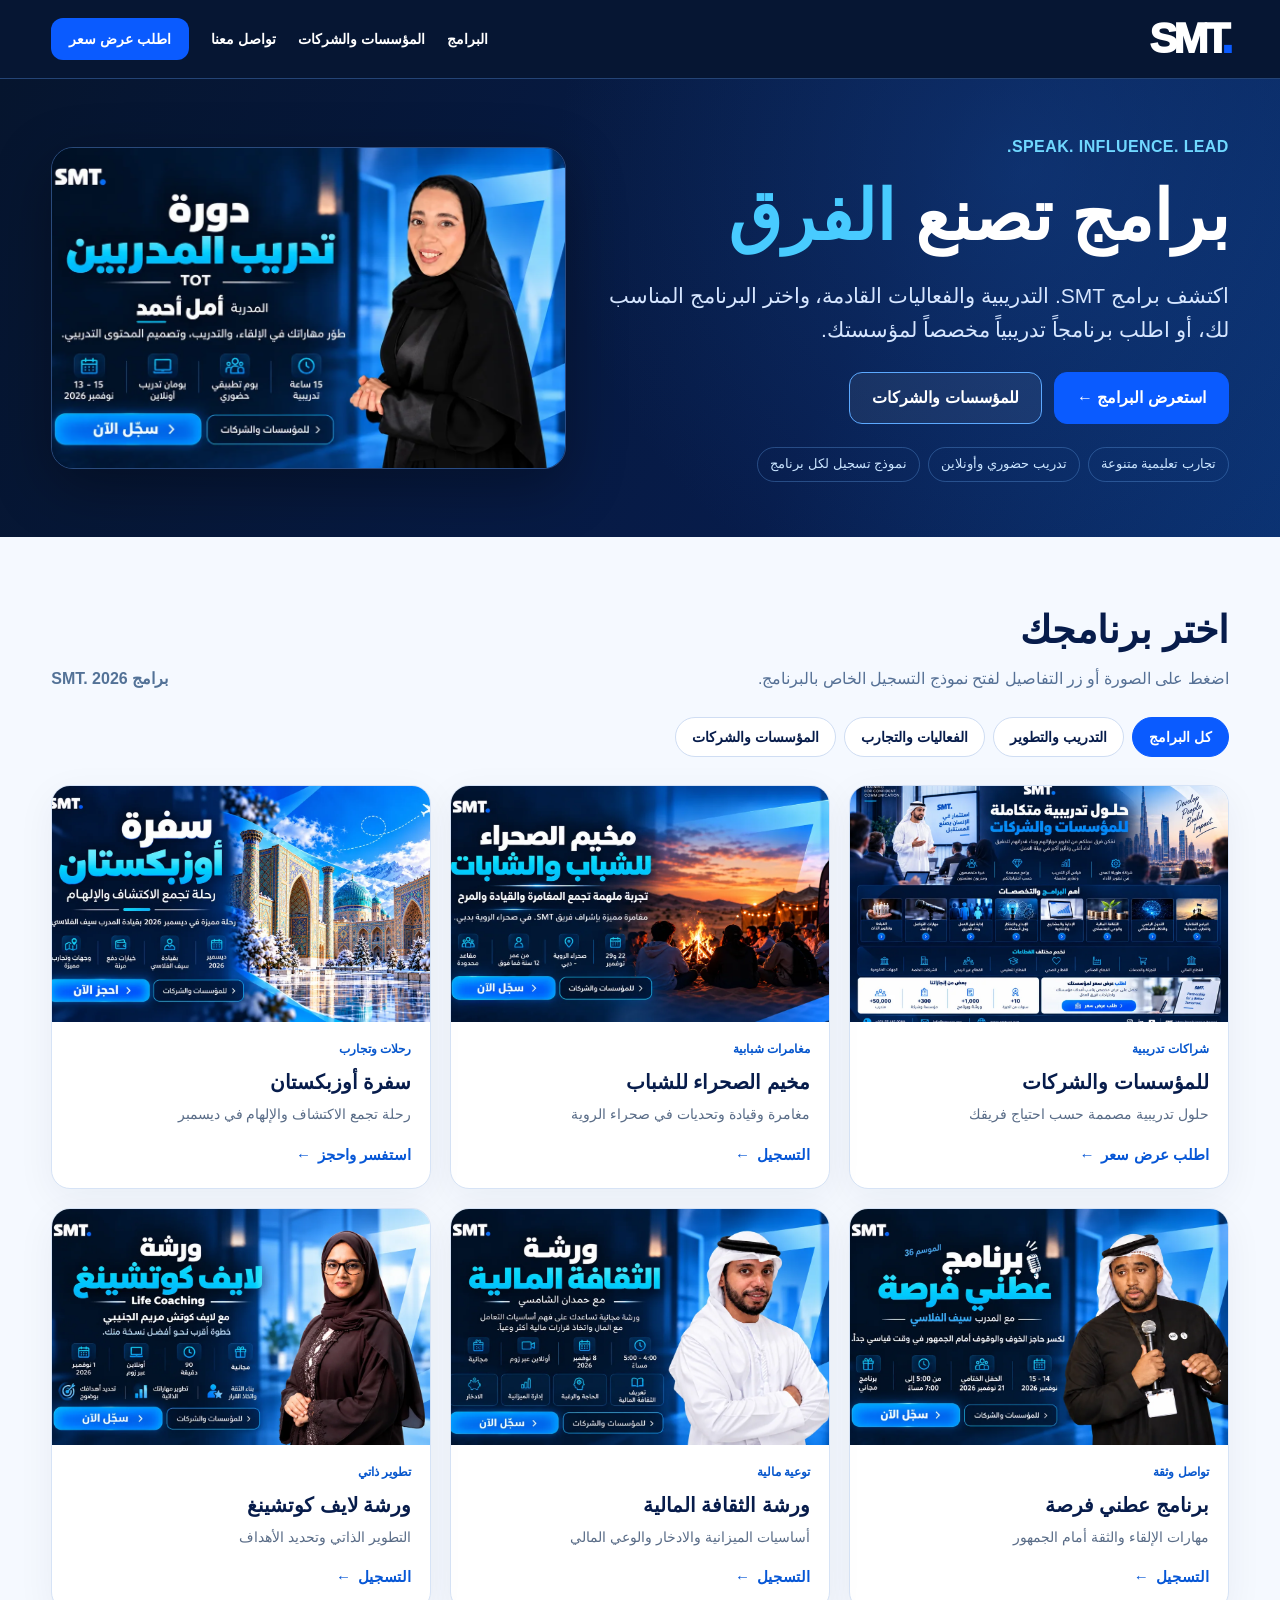
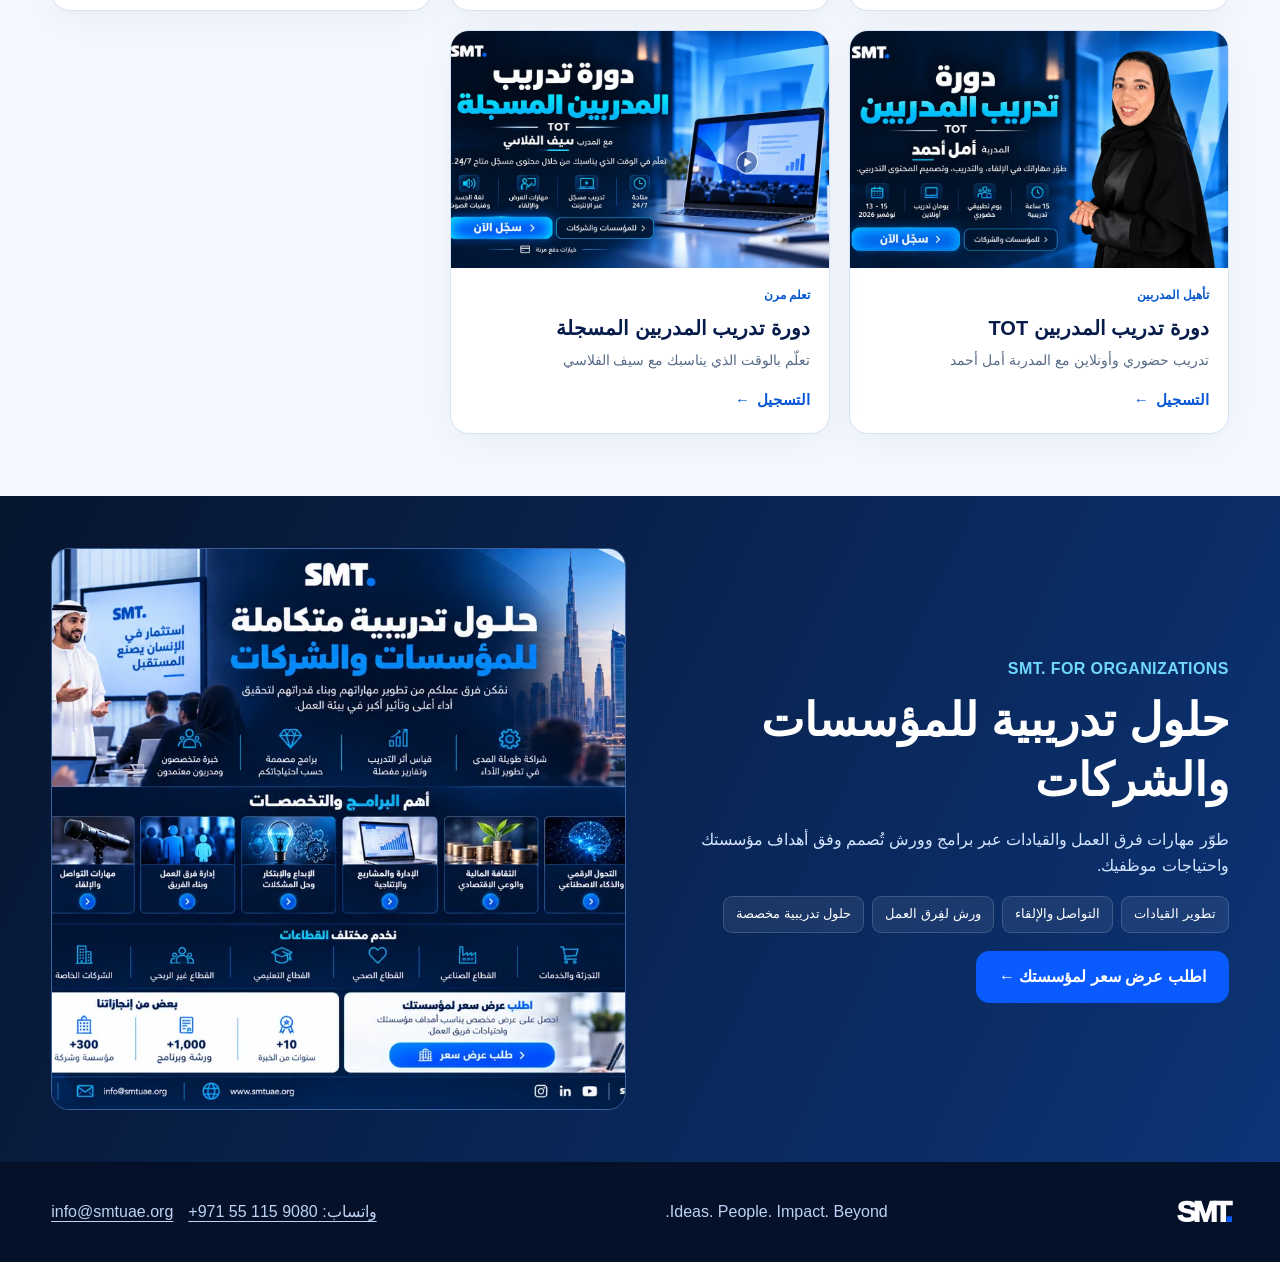
<file: index.html>
<!doctype html><html lang="ar" dir="rtl"><head><meta charset="utf-8"><meta name="viewport" content="width=device-width,initial-scale=1"><meta name="theme-color" content="#071C4B"><meta name="description" content="برامج SMT. التدريبية والتطويرية والفعاليات — التسجيل وطلبات التدريب للمؤسسات والشركات."><title>SMT. | البرامج والتسجيل 2026</title><link rel="stylesheet" href="assets/styles.css"></head><body>
<header class="top"><div class="wrap"><a class="logo" href="#home" aria-label="SMT الرئيسية">SMT<span>.</span></a><nav class="nav" aria-label="القائمة الرئيسية"><a href="#programs">البرامج</a><a href="#corporate">المؤسسات والشركات</a><a href="#contact">تواصل معنا</a><a class="nav-cta" href="registration/corporate_training_quote.html">اطلب عرض سعر</a></nav></div></header>
<main><section class="hero" id="home"><div class="wrap hero-inner"><div><div class="eyebrow">SPEAK. INFLUENCE. LEAD.</div><h1>برامج تصنع <span>الفرق</span></h1><p>اكتشف برامج SMT. التدريبية والفعاليات القادمة، واختر البرنامج المناسب لك، أو اطلب برنامجاً تدريبياً مخصصاً لمؤسستك.</p><div class="actions"><a class="btn primary" href="#programs">استعرض البرامج ←</a><a class="btn secondary" href="registration/corporate_training_quote.html">للمؤسسات والشركات</a></div><div class="statbar"><span>تجارب تعليمية متنوعة</span><span>تدريب حضوري وأونلاين</span><span>نموذج تسجيل لكل برنامج</span></div></div><div class="hero-image"><img src="assets/tot_live.webp" alt="دورة تدريب المدربين مع المدربة أمل أحمد ضمن برامج SMT." width="1000" height="625"></div></div></section>
<section id="programs" class="section"><div class="wrap"><div class="section-head"><div><h2>اختر برنامجك</h2><p>اضغط على الصورة أو زر التفاصيل لفتح نموذج التسجيل الخاص بالبرنامج.</p></div><span style="color:#537297;font-weight:bold">برامج SMT. 2026</span></div><div class="filters" role="group" aria-label="تصفية البرامج"><button type="button" class="chip" data-filter="all" aria-pressed="true">كل البرامج</button><button type="button" class="chip" data-filter="training" aria-pressed="false">التدريب والتطوير</button><button type="button" class="chip" data-filter="events" aria-pressed="false">الفعاليات والتجارب</button><button type="button" class="chip" data-filter="corporate" aria-pressed="false">المؤسسات والشركات</button></div><div class="grid"><article class="program" data-category="corporate"><a href="registration/corporate_training_quote.html" aria-label="تفاصيل وتسجيل للمؤسسات والشركات" class="thumb"><img src="assets/corporate.webp" alt="إعلان للمؤسسات والشركات من SMT." width="800" height="500" loading="lazy"></a><div class="program-body"><span class="tag">شراكات تدريبية</span><h3>للمؤسسات والشركات</h3><p>حلول تدريبية مصممة حسب احتياج فريقك</p><a class="card-link" href="registration/corporate_training_quote.html">اطلب عرض سعر <span aria-hidden="true">←</span></a></div></article><article class="program" data-category="events"><a href="registration/desert_camp_registration.html" aria-label="تفاصيل وتسجيل مخيم الصحراء للشباب" class="thumb"><img src="assets/desert.webp" alt="إعلان مخيم الصحراء للشباب من SMT." width="800" height="500" loading="lazy"></a><div class="program-body"><span class="tag">مغامرات شبابية</span><h3>مخيم الصحراء للشباب</h3><p>مغامرة وقيادة وتحديات في صحراء الروية</p><a class="card-link" href="registration/desert_camp_registration.html">التسجيل <span aria-hidden="true">←</span></a></div></article><article class="program" data-category="events"><a href="registration/uzbekistan_trip_registration.html" aria-label="تفاصيل وتسجيل سفرة أوزبكستان" class="thumb"><img src="assets/uzbekistan.webp" alt="إعلان سفرة أوزبكستان من SMT." width="800" height="500" loading="lazy"></a><div class="program-body"><span class="tag">رحلات وتجارب</span><h3>سفرة أوزبكستان</h3><p>رحلة تجمع الاكتشاف والإلهام في ديسمبر</p><a class="card-link" href="registration/uzbekistan_trip_registration.html">استفسر واحجز <span aria-hidden="true">←</span></a></div></article><article class="program" data-category="training"><a href="registration/atini_fursa_registration.html" aria-label="تفاصيل وتسجيل برنامج عطني فرصة" class="thumb"><img src="assets/atini.webp" alt="إعلان برنامج عطني فرصة من SMT." width="800" height="500" loading="lazy"></a><div class="program-body"><span class="tag">تواصل وثقة</span><h3>برنامج عطني فرصة</h3><p>مهارات الإلقاء والثقة أمام الجمهور</p><a class="card-link" href="registration/atini_fursa_registration.html">التسجيل <span aria-hidden="true">←</span></a></div></article><article class="program" data-category="training"><a href="registration/financial_literacy_registration.html" aria-label="تفاصيل وتسجيل ورشة الثقافة المالية" class="thumb"><img src="assets/financial.webp" alt="إعلان ورشة الثقافة المالية من SMT." width="800" height="500" loading="lazy"></a><div class="program-body"><span class="tag">توعية مالية</span><h3>ورشة الثقافة المالية</h3><p>أساسيات الميزانية والادخار والوعي المالي</p><a class="card-link" href="registration/financial_literacy_registration.html">التسجيل <span aria-hidden="true">←</span></a></div></article><article class="program" data-category="training"><a href="registration/life_coaching_registration.html" aria-label="تفاصيل وتسجيل ورشة لايف كوتشينغ" class="thumb"><img src="assets/life.webp" alt="إعلان ورشة لايف كوتشينغ من SMT." width="800" height="500" loading="lazy"></a><div class="program-body"><span class="tag">تطوير ذاتي</span><h3>ورشة لايف كوتشينغ</h3><p>التطوير الذاتي وتحديد الأهداف</p><a class="card-link" href="registration/life_coaching_registration.html">التسجيل <span aria-hidden="true">←</span></a></div></article><article class="program" data-category="training"><a href="registration/tot_amal_ahmad_registration.html" aria-label="تفاصيل وتسجيل دورة تدريب المدربين TOT" class="thumb"><img src="assets/tot_live.webp" alt="إعلان دورة تدريب المدربين TOT من SMT." width="800" height="500" loading="lazy"></a><div class="program-body"><span class="tag">تأهيل المدربين</span><h3>دورة تدريب المدربين TOT</h3><p>تدريب حضوري وأونلاين مع المدربة أمل أحمد</p><a class="card-link" href="registration/tot_amal_ahmad_registration.html">التسجيل <span aria-hidden="true">←</span></a></div></article><article class="program" data-category="training"><a href="registration/tot_recorded_registration.html" aria-label="تفاصيل وتسجيل دورة تدريب المدربين المسجلة" class="thumb"><img src="assets/tot_recorded.webp" alt="إعلان دورة تدريب المدربين المسجلة من SMT." width="800" height="500" loading="lazy"></a><div class="program-body"><span class="tag">تعلم مرن</span><h3>دورة تدريب المدربين المسجلة</h3><p>تعلّم بالوقت الذي يناسبك مع سيف الفلاسي</p><a class="card-link" href="registration/tot_recorded_registration.html">التسجيل <span aria-hidden="true">←</span></a></div></article></div><p id="results" class="sr-only" aria-live="polite"></p></div></section>
<section class="corp" id="corporate"><div class="wrap corp-wrap"><div><div class="eyebrow">SMT. FOR ORGANIZATIONS</div><h2>حلول تدريبية للمؤسسات والشركات</h2><p>طوّر مهارات فرق العمل والقيادات عبر برامج وورش تُصمم وفق أهداف مؤسستك واحتياجات موظفيك.</p><div class="benefits"><span>تطوير القيادات</span><span>التواصل والإلقاء</span><span>ورش لفِرق العمل</span><span>حلول تدريبية مخصصة</span></div><a class="btn primary" href="registration/corporate_training_quote.html">اطلب عرض سعر لمؤسستك ←</a></div><a class="corp-image" href="registration/corporate_training_quote.html" aria-label="طلب عرض سعر للتدريب المؤسسي"><img src="assets/corporate.webp" alt="حلول SMT. التدريبية للمؤسسات والشركات" loading="lazy" width="900" height="560"></a></div></section></main>
<footer class="footer" id="contact"><div class="wrap"><div class="logo" style="font-size:30px;color:#fff">SMT<span>.</span></div><div>Ideas. People. Impact. Beyond.</div><div class="contact"><a href="https://wa.me/971551159080" target="_blank" rel="noopener">واتساب: <bdi>+971 55 115 9080</bdi></a><a href="mailto:info@smtuae.org">info@smtuae.org</a></div></div></footer>
<script>const chips=document.querySelectorAll('[data-filter]');const cards=document.querySelectorAll('.program');chips.forEach(btn=>btn.addEventListener('click',()=>{let type=btn.dataset.filter;chips.forEach(b=>b.setAttribute('aria-pressed',String(b===btn)));let count=0;cards.forEach(card=>{let show=type==='all'||card.dataset.category===type;card.hidden=!show;if(show)count++});document.querySelector('#results').textContent=`تم عرض ${count} برنامج`; }));</script></body></html>
</file>
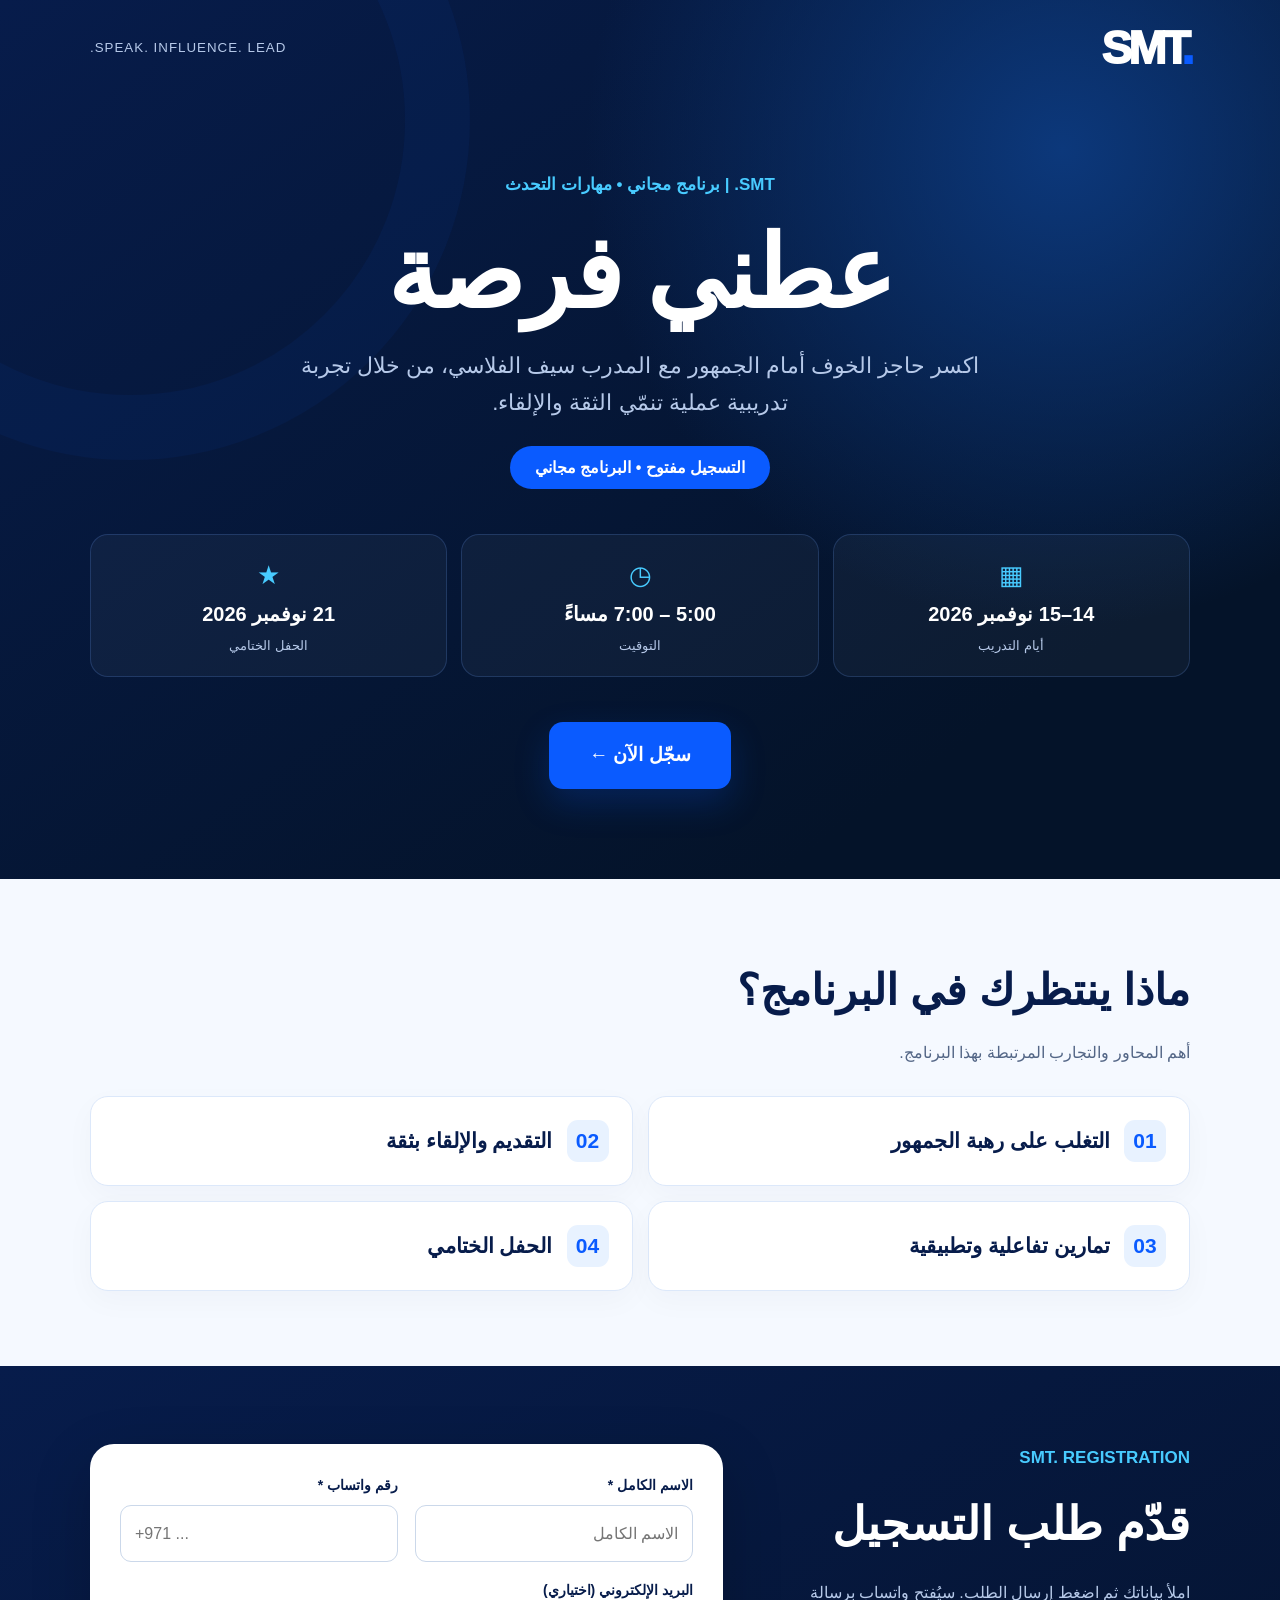
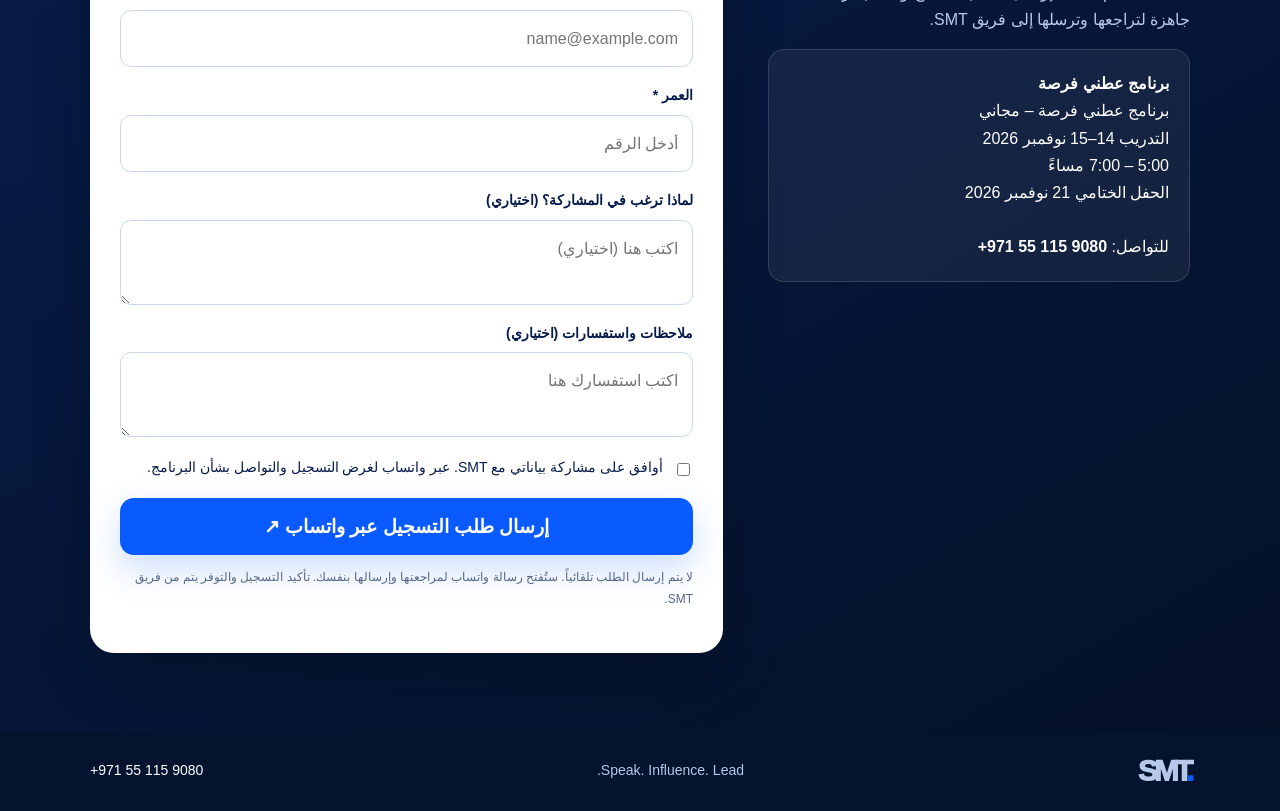
<file: registration/atini_fursa_registration.html>
<!doctype html><html lang="ar" dir="rtl"><head><meta charset="utf-8"><meta name="viewport" content="width=device-width,initial-scale=1"><meta name="theme-color" content="#071C4B"><meta name="description" content="التسجيل في برنامج عطني فرصة من SMT."><title>برنامج عطني فرصة | SMT.</title><style>
:root{--navy:#071C4B;--dark:#04142f;--blue:#0A5BFF;--cyan:#48CBFF;--ice:#D6EBFF;--white:#fff;--muted:#b6c9e9}*{box-sizing:border-box}html{scroll-behavior:smooth}body{margin:0;font-family:Tahoma,'Segoe UI',Arial,sans-serif;background:var(--dark);color:white;line-height:1.7}a{text-decoration:none;color:inherit}.container{width:min(1100px,90%);margin:auto}.top{display:flex;justify-content:space-between;align-items:center;padding:25px 0;gap:16px}.logo{font-family:Arial,sans-serif;direction:ltr;display:inline-block;font-size:46px;line-height:1;font-weight:1000;letter-spacing:-4px}.logo span{color:var(--blue)}.top small{color:var(--muted);letter-spacing:1px}.hero{position:relative;overflow:hidden;background:radial-gradient(circle at 83% 17%,#0c387b 0,transparent 37%),linear-gradient(145deg,#071c4b,#041329 80%)}.hero::before{content:'';position:absolute;width:550px;height:550px;border:65px solid #0a5bff0e;border-radius:50%;top:-220px;left:-210px}.hero-inner{position:relative;padding:75px 0 90px;text-align:center}.eyebrow{color:var(--cyan);font-weight:800;font-size:17px}.hero h1{font-size:clamp(49px,8vw,100px);line-height:1.18;letter-spacing:-2px;margin:14px 0 15px}.lead{font-size:clamp(17px,2.4vw,22px);color:var(--muted);max-width:700px;margin:0 auto 24px}.pill{display:inline-flex;align-items:center;gap:8px;background:var(--blue);border-radius:100px;padding:8px 25px;font-weight:bold}.meta{display:grid;grid-template-columns:repeat(3,1fr);gap:14px;margin:45px 0}.meta article{background:#ffffff0a;border:1px solid #6aa4ff32;border-radius:18px;padding:18px}.meta .icon{display:block;color:var(--cyan);font-size:26px}.meta strong{display:block;font-size:20px}.meta small{color:var(--muted)}.cta{display:inline-block;background:var(--blue);border:0;color:white;padding:17px 40px;border-radius:14px;font-size:19px;font-weight:900;cursor:pointer;box-shadow:0 14px 35px #0a5bff35}.section{padding:75px 0;background:#f5f9ff;color:var(--navy)}.section h2{font-size:clamp(28px,4vw,43px);margin:0 0 12px}.sub{color:#536686;margin:0 0 30px}.topics{display:grid;grid-template-columns:repeat(2,1fr);gap:15px}.topic{display:flex;align-items:center;gap:14px;background:#fff;border:1px solid #dce8fa;border-radius:18px;padding:23px;font-size:21px;font-weight:800;box-shadow:0 10px 30px #071c4b08}.topic b{flex:0 0 42px;width:42px;height:42px;display:grid;place-items:center;border-radius:11px;background:#e8f2ff;color:var(--blue)}.form-wrap{padding:78px 0;background:linear-gradient(150deg,#071c4b,#041127)}.form-grid{display:grid;grid-template-columns:.8fr 1.2fr;gap:45px;align-items:start}.form-grid h2{font-size:clamp(30px,4vw,46px);margin:12px 0}.form-grid p{color:var(--muted)}.note{padding:20px;border-radius:16px;background:#ffffff10;border:1px solid #ffffff22}.card{background:white;color:var(--navy);border-radius:24px;padding:30px;box-shadow:0 20px 60px #0003}.fields{display:grid;grid-template-columns:1fr 1fr;gap:17px}.field{display:flex;flex-direction:column;gap:7px}.full{grid-column:1/-1}label{font-size:14px;font-weight:700}input,select,textarea{font:inherit;outline:0;width:100%;border:1px solid #cbd8ea;border-radius:11px;padding:14px;background:white;color:var(--navy)}input:focus,select:focus,textarea:focus{border-color:var(--blue);box-shadow:0 0 0 3px #0a5bff20}textarea{resize:vertical;min-height:85px}.agree{display:flex;gap:10px;align-items:flex-start;margin:19px 0}.agree input{width:auto;margin-top:7px}.agree label{font-weight:400;line-height:1.6}.submit{width:100%}.fine{font-size:12px;color:#566784!important;line-height:1.8}.footer{display:flex;justify-content:space-between;align-items:center;gap:20px;flex-wrap:wrap;padding:25px 0;color:var(--muted);font-size:14px}.footer .logo{font-size:30px}.footer a{color:white}@media(max-width:760px){.hero-inner{padding:55px 0 65px}.meta{grid-template-columns:1fr;margin:30px 0}.topics,.form-grid,.fields{grid-template-columns:1fr}.form-grid{gap:25px}.card{padding:22px}.top small{font-size:10px}.topic{font-size:18px}}
</style></head>
<body><header class="hero"><div class="container"><nav class="top"><a href="#home" class="logo" aria-label="SMT">SMT<span>.</span></a><small>SPEAK. INFLUENCE. LEAD.</small></nav><div class="hero-inner" id="home"><div class="eyebrow">SMT. | برنامج مجاني • مهارات التحدث</div><h1>عطني فرصة</h1><p class="lead">اكسر حاجز الخوف أمام الجمهور مع المدرب سيف الفلاسي، من خلال تجربة تدريبية عملية تنمّي الثقة والإلقاء.</p><div class="pill">التسجيل مفتوح • البرنامج مجاني</div><div class="meta"><article><span class="icon" aria-hidden="true">▦</span><strong>14–15 نوفمبر 2026</strong><small>أيام التدريب</small></article><article><span class="icon" aria-hidden="true">◷</span><strong>5:00 – 7:00 مساءً</strong><small>التوقيت</small></article><article><span class="icon" aria-hidden="true">★</span><strong>21 نوفمبر 2026</strong><small>الحفل الختامي</small></article></div><a href="#registration" class="cta">سجّل الآن ←</a></div></div></header>
<main><section class="section"><div class="container"><h2>ماذا ينتظرك في البرنامج؟</h2><p class="sub">أهم المحاور والتجارب المرتبطة بهذا البرنامج.</p><div class="topics"><div class="topic"><b>01</b>التغلب على رهبة الجمهور</div><div class="topic"><b>02</b>التقديم والإلقاء بثقة</div><div class="topic"><b>03</b>تمارين تفاعلية وتطبيقية</div><div class="topic"><b>04</b>الحفل الختامي</div></div></div></section>
<section id="registration" class="form-wrap"><div class="container form-grid"><div><div class="eyebrow">SMT. REGISTRATION</div><h2>قدّم طلب التسجيل</h2><p>املأ بياناتك ثم اضغط إرسال الطلب. سيُفتح واتساب برسالة جاهزة لتراجعها وترسلها إلى فريق SMT.</p><div class="note"><strong>برنامج عطني فرصة</strong><br>برنامج عطني فرصة – مجاني<br>التدريب 14–15 نوفمبر 2026<br>5:00 – 7:00 مساءً<br>الحفل الختامي 21 نوفمبر 2026<br><br>للتواصل: <b dir="ltr">+971 55 115 9080</b></div></div>
<form id="registrationForm" class="card"><div class="fields"><div class="field"><label for="fullName">الاسم الكامل *</label><input id="fullName" name="fullName" autocomplete="name" required maxlength="100" placeholder="الاسم الكامل"></div><div class="field"><label for="phone">رقم واتساب *</label><input id="phone" name="phone" type="tel" autocomplete="tel" inputmode="tel" required minlength="7" maxlength="25" placeholder="+971 ..."></div><div class="field full"><label for="email">البريد الإلكتروني (اختياري)</label><input id="email" name="email" type="email" autocomplete="email" maxlength="150" placeholder="name@example.com"></div><div class="field full"><label for="age">العمر *</label><input name="age" id="age" type="number" min="1" max="120" inputmode="numeric" required placeholder="أدخل الرقم"></div><div class="field full"><label for="motivation">لماذا ترغب في المشاركة؟ (اختياري)</label><textarea name="motivation" id="motivation" maxlength="500" placeholder="اكتب هنا (اختياري)"></textarea></div><div class="field full"><label for="notes">ملاحظات واستفسارات (اختياري)</label><textarea id="notes" name="notes" maxlength="500" placeholder="اكتب استفسارك هنا"></textarea></div></div><div class="agree"><input type="checkbox" id="consent" required><label for="consent">أوافق على مشاركة بياناتي مع SMT. عبر واتساب لغرض التسجيل والتواصل بشأن البرنامج.</label></div><button type="submit" class="cta submit">إرسال طلب التسجيل عبر واتساب ↗</button><p class="fine">لا يتم إرسال الطلب تلقائياً. ستُفتح رسالة واتساب لمراجعتها وإرسالها بنفسك. تأكيد التسجيل والتوفر يتم من فريق SMT.</p></form></div></section></main>
<footer class="container footer"><div class="logo">SMT<span>.</span></div><span>Speak. Influence. Lead.</span><a href="https://wa.me/971551159080" target="_blank" rel="noopener noreferrer" dir="ltr">+971 55 115 9080</a></footer>
<script>document.getElementById('registrationForm').addEventListener('submit',function(event){event.preventDefault();if(!this.reportValidity())return;const fd=new FormData(this);const msg=['السلام عليكم، أود تقديم طلب التسجيل / الاستفسار: برنامج عطني فرصة',''];for(const [key,value] of fd.entries()){if(!String(value).trim())continue;const label=this.elements[key]?.closest('.field')?.querySelector('label')?.textContent?.replace(/\s*\*\s*$/,'')||key;msg.push(label+': '+String(value).trim());}msg.push('','أرجو تأكيد التفاصيل والتوفر وطريقة إتمام التسجيل.');window.location.href='https://wa.me/971551159080?text='+encodeURIComponent(msg.join('\n'));});</script></body></html>
</file>
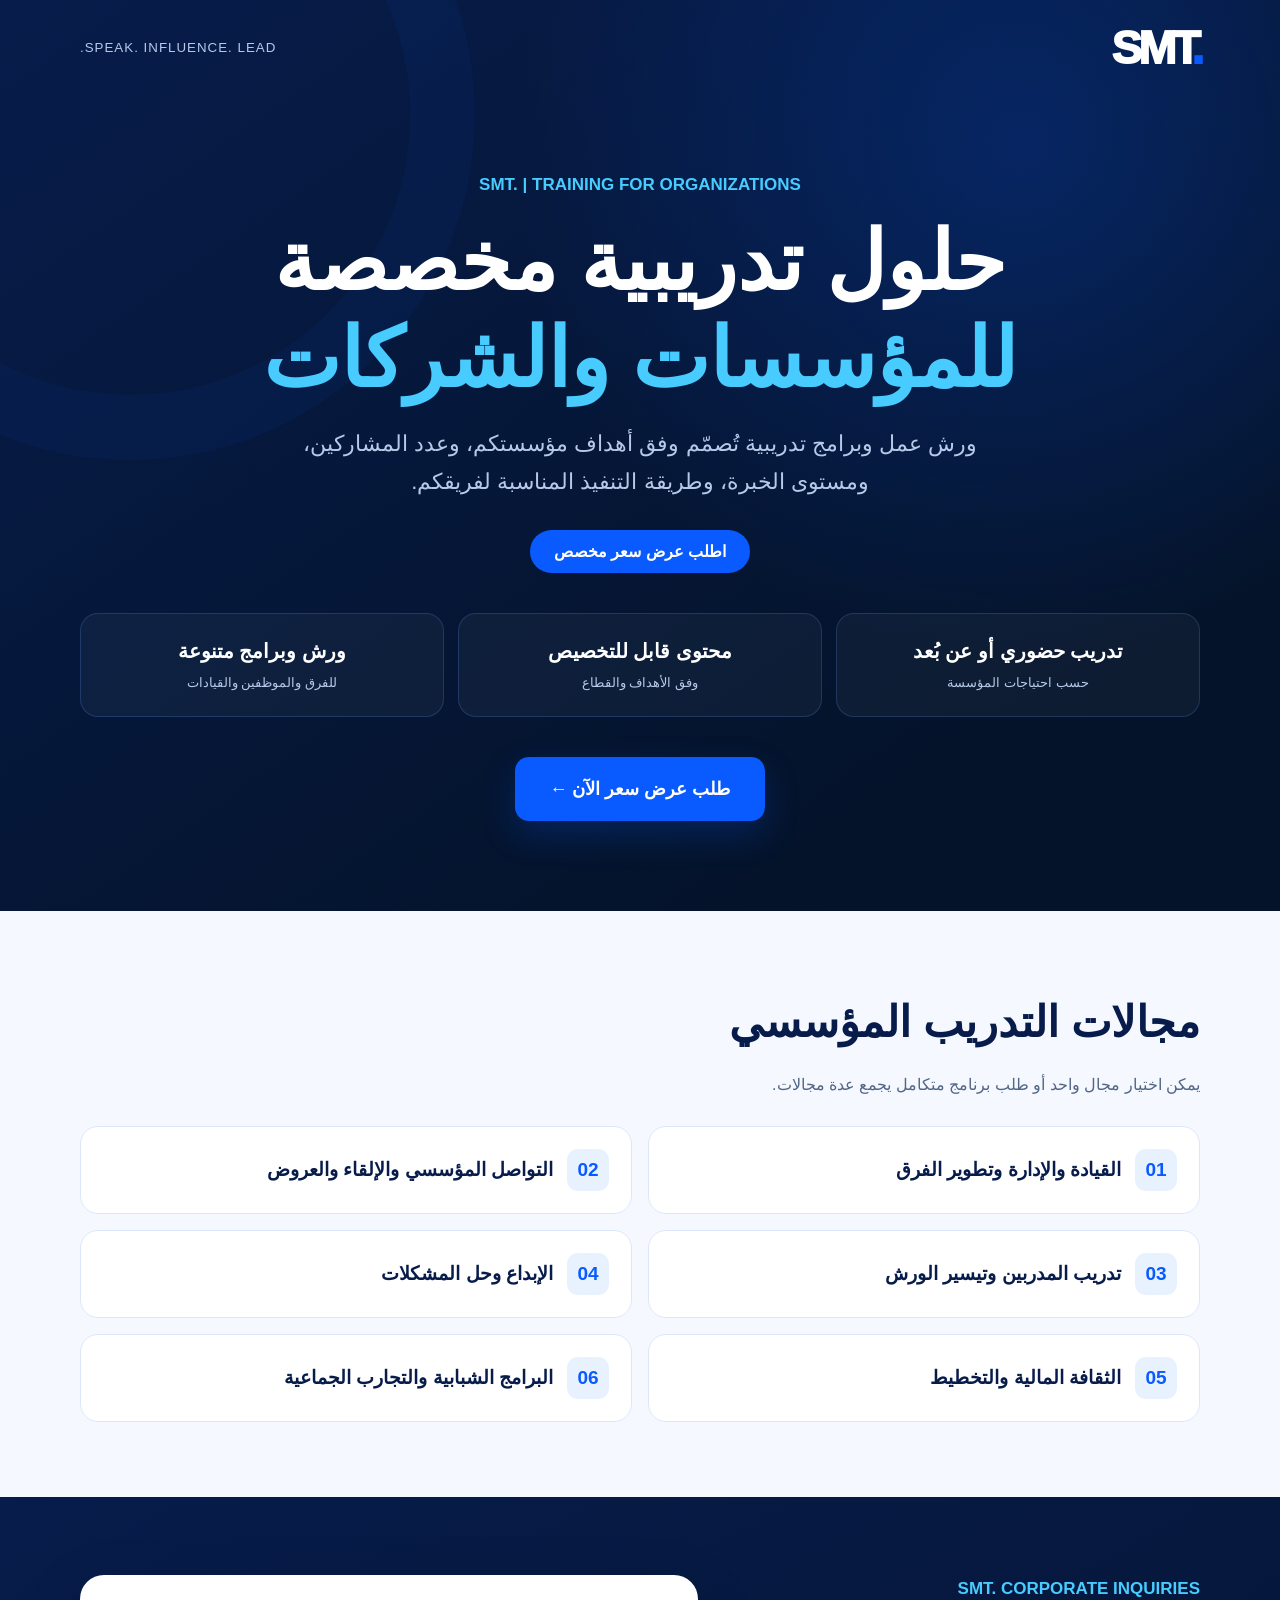
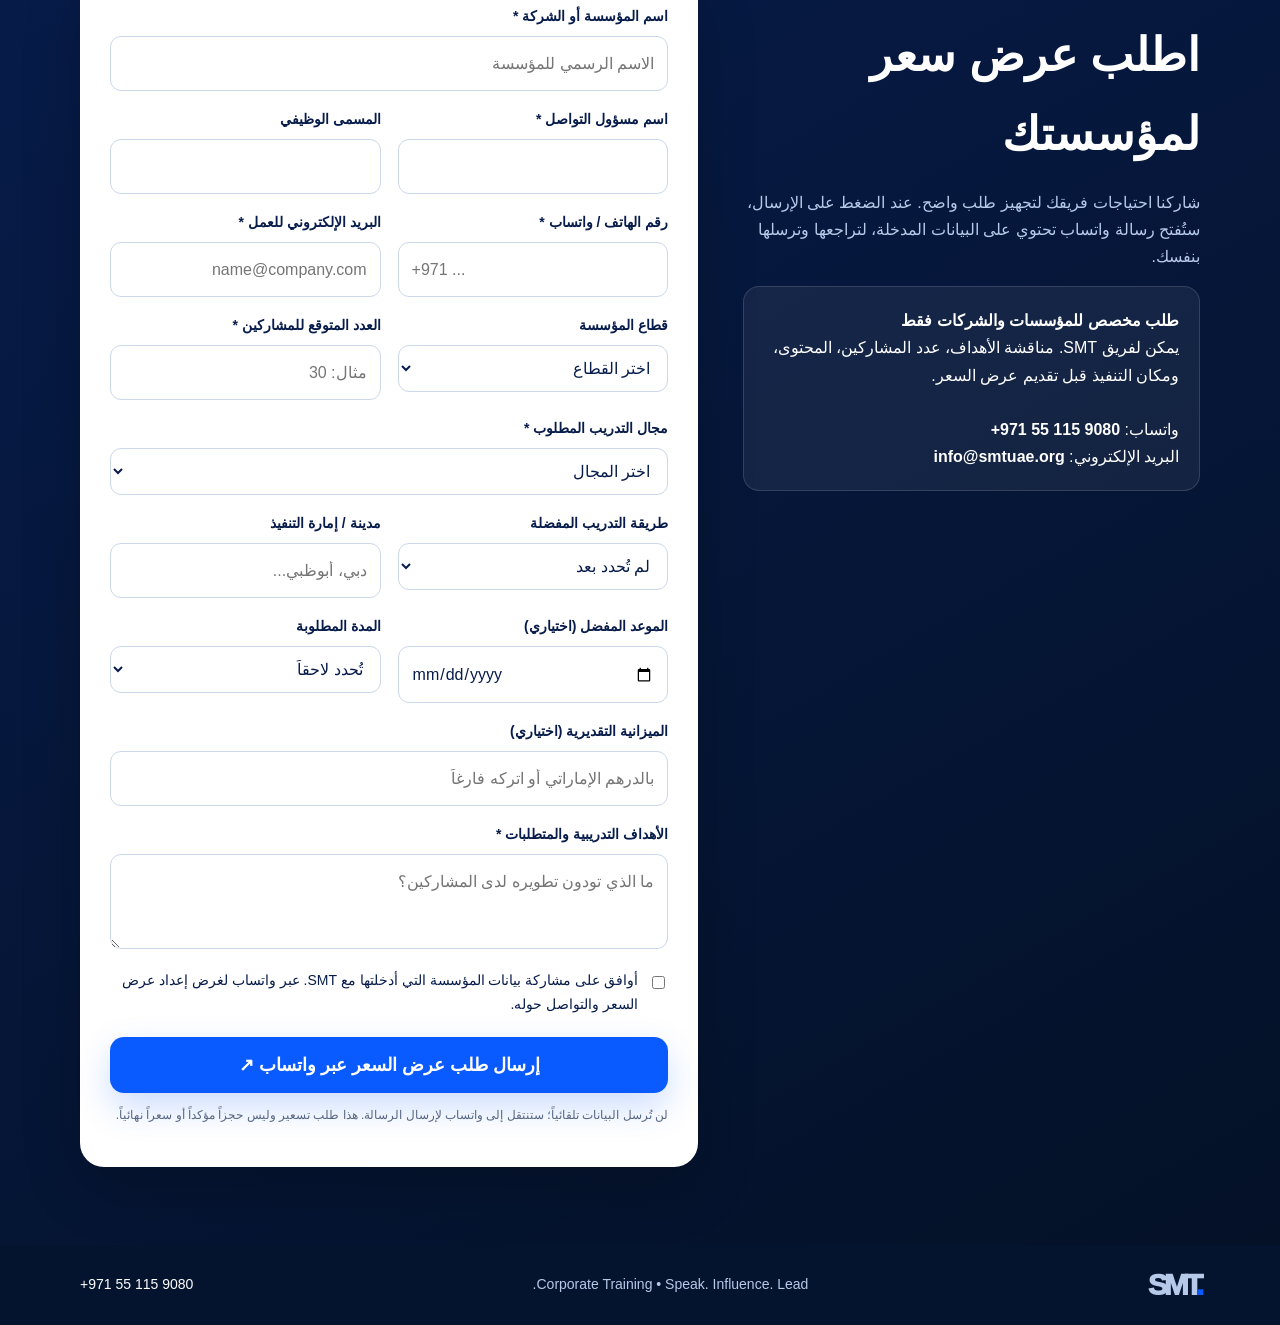
<file: registration/corporate_training_quote.html>
<!doctype html><html lang="ar" dir="rtl"><head><meta charset="utf-8"><meta name="viewport" content="width=device-width,initial-scale=1"><meta name="theme-color" content="#071C4B"><meta name="description" content="اطلب عرض سعر مخصص لورش وبرامج التدريب المؤسسي من SMT."><title>حلول التدريب للمؤسسات والشركات | SMT.</title><style>
:root{--navy:#071C4B;--dark:#04142f;--blue:#0A5BFF;--cyan:#48CBFF;--muted:#b6c9e9;--ice:#D6EBFF}*{box-sizing:border-box}html{scroll-behavior:smooth}body{margin:0;font-family:Tahoma,'Segoe UI',Arial,sans-serif;background:var(--dark);color:#fff;line-height:1.7}a{text-decoration:none;color:inherit}.container{width:min(1120px,90%);margin:auto}.top{display:flex;justify-content:space-between;align-items:center;padding:25px 0;gap:16px}.logo{font-family:Arial,sans-serif;direction:ltr;display:inline-block;font-size:46px;line-height:1;font-weight:1000;letter-spacing:-4px}.logo span{color:var(--blue)}.top small{color:var(--muted);letter-spacing:1px}.hero{position:relative;overflow:hidden;background:radial-gradient(circle at 80% 16%,#0a5bff38,transparent 40%),linear-gradient(145deg,#071c4b,#041329 82%)}.hero:before{content:"";position:absolute;width:560px;height:560px;border:65px solid #0a5bff0e;border-radius:50%;top:-230px;left:-215px}.hero-inner{position:relative;text-align:center;padding:75px 0 90px}.eyebrow{color:var(--cyan);font-weight:800;font-size:17px}.hero h1{font-size:clamp(42px,7vw,82px);line-height:1.18;margin:14px 0 18px}.lead{font-size:clamp(17px,2.3vw,22px);color:var(--muted);max-width:750px;margin:0 auto 30px}.pill{display:inline-flex;padding:8px 24px;border-radius:30px;background:#0a5bff;color:white;font-weight:bold}.meta{display:grid;grid-template-columns:repeat(3,1fr);gap:14px;margin:40px 0}.meta article{background:#ffffff0a;border:1px solid #6aa4ff32;border-radius:18px;padding:20px}.meta strong{display:block;font-size:20px}.meta small{color:var(--muted)}.cta{display:inline-block;background:var(--blue);color:#fff;border:0;border-radius:14px;padding:17px 34px;font-size:18px;font-weight:900;cursor:pointer;box-shadow:0 14px 35px #0a5bff35}.section{padding:75px 0;background:#f5f9ff;color:var(--navy)}.section h2{font-size:clamp(28px,4vw,43px);margin:0 0 12px}.sub{color:#536686;margin:0 0 28px}.topics{display:grid;grid-template-columns:repeat(2,1fr);gap:16px}.topic{background:white;border:1px solid #dce8fa;border-radius:18px;padding:22px;display:flex;gap:14px;align-items:center;font-size:19px;font-weight:800}.topic b{width:42px;height:42px;flex-shrink:0;display:grid;place-items:center;border-radius:11px;color:var(--blue);background:#e8f2ff}.form-wrap{padding:78px 0;background:linear-gradient(150deg,#071c4b,#041127)}.form-grid{display:grid;grid-template-columns:.85fr 1.15fr;gap:45px;align-items:start}.form-grid h2{font-size:clamp(30px,4vw,46px);margin:12px 0}.form-grid p{color:var(--muted)}.note{padding:20px;border-radius:16px;background:#ffffff10;border:1px solid #ffffff22}.card{background:#fff;color:var(--navy);border-radius:24px;padding:30px;box-shadow:0 20px 60px #0003}.fields{display:grid;grid-template-columns:1fr 1fr;gap:17px}.field{display:flex;flex-direction:column;gap:7px}.full{grid-column:1/-1}label{font-size:14px;font-weight:700}input,select,textarea{width:100%;font:inherit;outline:0;border:1px solid #cbd8ea;border-radius:11px;padding:13px;background:#fff;color:var(--navy)}input:focus,select:focus,textarea:focus{border-color:var(--blue);box-shadow:0 0 0 3px #0a5bff20}textarea{resize:vertical;min-height:95px}.agree{display:flex;gap:10px;align-items:flex-start;margin:20px 0}.agree input{width:auto;margin-top:7px}.agree label{font-weight:400}.submit{width:100%}.fine{font-size:12px;color:#566784!important}.footer{display:flex;justify-content:space-between;align-items:center;flex-wrap:wrap;gap:20px;padding:25px 0;color:var(--muted);font-size:14px}.footer .logo{font-size:30px}.footer a{color:white}@media(max-width:760px){.meta,.topics,.form-grid,.fields{grid-template-columns:1fr}.hero-inner{padding:52px 0 66px}.form-grid{gap:25px}.card{padding:22px}.top small{font-size:10px}}
</style></head><body><header class="hero"><div class="container"><nav class="top"><a class="logo" href="#home" aria-label="SMT">SMT<span>.</span></a><small>SPEAK. INFLUENCE. LEAD.</small></nav><div class="hero-inner" id="home"><div class="eyebrow">SMT. | TRAINING FOR ORGANIZATIONS</div><h1>حلول تدريبية مخصصة<br><span style="color:var(--cyan)">للمؤسسات والشركات</span></h1><p class="lead">ورش عمل وبرامج تدريبية تُصمّم وفق أهداف مؤسستكم، وعدد المشاركين، ومستوى الخبرة، وطريقة التنفيذ المناسبة لفريقكم.</p><div class="pill">اطلب عرض سعر مخصص</div><div class="meta"><article><strong>تدريب حضوري أو عن بُعد</strong><small>حسب احتياجات المؤسسة</small></article><article><strong>محتوى قابل للتخصيص</strong><small>وفق الأهداف والقطاع</small></article><article><strong>ورش وبرامج متنوعة</strong><small>للفرق والموظفين والقيادات</small></article></div><a class="cta" href="#quote">طلب عرض سعر الآن ←</a></div></div></header><main><section class="section"><div class="container"><h2>مجالات التدريب المؤسسي</h2><p class="sub">يمكن اختيار مجال واحد أو طلب برنامج متكامل يجمع عدة مجالات.</p><div class="topics"><div class="topic"><b>01</b>القيادة والإدارة وتطوير الفرق</div><div class="topic"><b>02</b>التواصل المؤسسي والإلقاء والعروض</div><div class="topic"><b>03</b>تدريب المدربين وتيسير الورش</div><div class="topic"><b>04</b>الإبداع وحل المشكلات</div><div class="topic"><b>05</b>الثقافة المالية والتخطيط</div><div class="topic"><b>06</b>البرامج الشبابية والتجارب الجماعية</div></div></div></section><section id="quote" class="form-wrap"><div class="container form-grid"><div><div class="eyebrow">SMT. CORPORATE INQUIRIES</div><h2>اطلب عرض سعر لمؤسستك</h2><p>شاركنا احتياجات فريقك لتجهيز طلب واضح. عند الضغط على الإرسال، ستُفتح رسالة واتساب تحتوي على البيانات المدخلة، لتراجعها وترسلها بنفسك.</p><div class="note"><strong>طلب مخصص للمؤسسات والشركات فقط</strong><br>يمكن لفريق SMT. مناقشة الأهداف، عدد المشاركين، المحتوى، ومكان التنفيذ قبل تقديم عرض السعر.<br><br>واتساب: <b dir="ltr">+971 55 115 9080</b><br>البريد الإلكتروني: <b dir="ltr">info@smtuae.org</b></div></div><form id="quoteForm" class="card"><div class="fields"><div class="field full"><label for="company">اسم المؤسسة أو الشركة *</label><input id="company" name="company" required maxlength="140" placeholder="الاسم الرسمي للمؤسسة"></div><div class="field"><label for="contact">اسم مسؤول التواصل *</label><input id="contact" name="contact" required maxlength="100" autocomplete="name"></div><div class="field"><label for="job">المسمى الوظيفي</label><input id="job" name="job" maxlength="100"></div><div class="field"><label for="phone">رقم الهاتف / واتساب *</label><input id="phone" name="phone" type="tel" autocomplete="tel" required minlength="7" maxlength="25" placeholder="+971 ..."></div><div class="field"><label for="email">البريد الإلكتروني للعمل *</label><input id="email" name="email" type="email" autocomplete="email" required maxlength="150" placeholder="name@company.com"></div><div class="field"><label for="sector">قطاع المؤسسة</label><select id="sector" name="sector"><option value="">اختر القطاع</option><option>حكومي</option><option>شركة خاصة</option><option>تعليمي</option><option>صحي</option><option>غير ربحي</option><option>قطاع آخر</option></select></div><div class="field"><label for="participants">العدد المتوقع للمشاركين *</label><input id="participants" name="participants" type="number" min="1" max="100000" required placeholder="مثال: 30"></div><div class="field full"><label for="program">مجال التدريب المطلوب *</label><select id="program" name="program" required><option value="">اختر المجال</option><option>القيادة والإدارة وتطوير الفرق</option><option>التواصل المؤسسي والإلقاء</option><option>تدريب المدربين TOT</option><option>الإبداع وحل المشكلات</option><option>الثقافة المالية</option><option>برنامج شبابي أو تجربة جماعية</option><option>برنامج مخصص / أكثر من مجال</option></select></div><div class="field"><label for="mode">طريقة التدريب المفضلة</label><select id="mode" name="mode"><option value="">لم تُحدد بعد</option><option>حضوري</option><option>أونلاين</option><option>مدمج</option></select></div><div class="field"><label for="city">مدينة / إمارة التنفيذ</label><input id="city" name="city" maxlength="100" placeholder="دبي، أبوظبي..."></div><div class="field"><label for="date">الموعد المفضل (اختياري)</label><input id="date" name="date" type="date"></div><div class="field"><label for="duration">المدة المطلوبة</label><select id="duration" name="duration"><option value="">تُحدد لاحقاً</option><option>ساعتان</option><option>نصف يوم</option><option>يوم كامل</option><option>عدة أيام</option><option>برنامج طويل المدى</option></select></div><div class="field full"><label for="budget">الميزانية التقديرية (اختياري)</label><input id="budget" name="budget" maxlength="80" placeholder="بالدرهم الإماراتي أو اتركه فارغاً"></div><div class="field full"><label for="goals">الأهداف التدريبية والمتطلبات *</label><textarea id="goals" name="goals" required maxlength="1500" placeholder="ما الذي تودون تطويره لدى المشاركين؟"></textarea></div></div><div class="agree"><input id="consent" type="checkbox" required><label for="consent">أوافق على مشاركة بيانات المؤسسة التي أدخلتها مع SMT. عبر واتساب لغرض إعداد عرض السعر والتواصل حوله.</label></div><button type="submit" class="cta submit">إرسال طلب عرض السعر عبر واتساب ↗</button><p class="fine">لن تُرسل البيانات تلقائياً؛ ستنتقل إلى واتساب لإرسال الرسالة. هذا طلب تسعير وليس حجزاً مؤكداً أو سعراً نهائياً.</p></form></div></section></main><footer class="container footer"><span class="logo">SMT<span>.</span></span><span>Corporate Training • Speak. Influence. Lead.</span><a href="https://wa.me/971551159080" target="_blank" rel="noopener noreferrer" dir="ltr">+971 55 115 9080</a></footer><script>
document.getElementById('quoteForm').addEventListener('submit',function(e){e.preventDefault();if(!this.reportValidity())return;const items=['السلام عليكم، نرغب في طلب عرض سعر لتدريب مؤسسي من SMT.',''];const form=this;for(const [key,val] of new FormData(form).entries()){const value=String(val).trim();if(!value)continue;const field=form.elements.namedItem(key);const label=field?.closest('.field')?.querySelector('label')?.textContent?.replace(/\s*\*\s*$/,'')||key;items.push(label+': '+value);}items.push('','نرجو التواصل معنا لمناقشة المتطلبات وإرسال عرض مناسب.');window.location.href='https://wa.me/971551159080?text='+encodeURIComponent(items.join('\n'));});
</script></body></html>
</file>
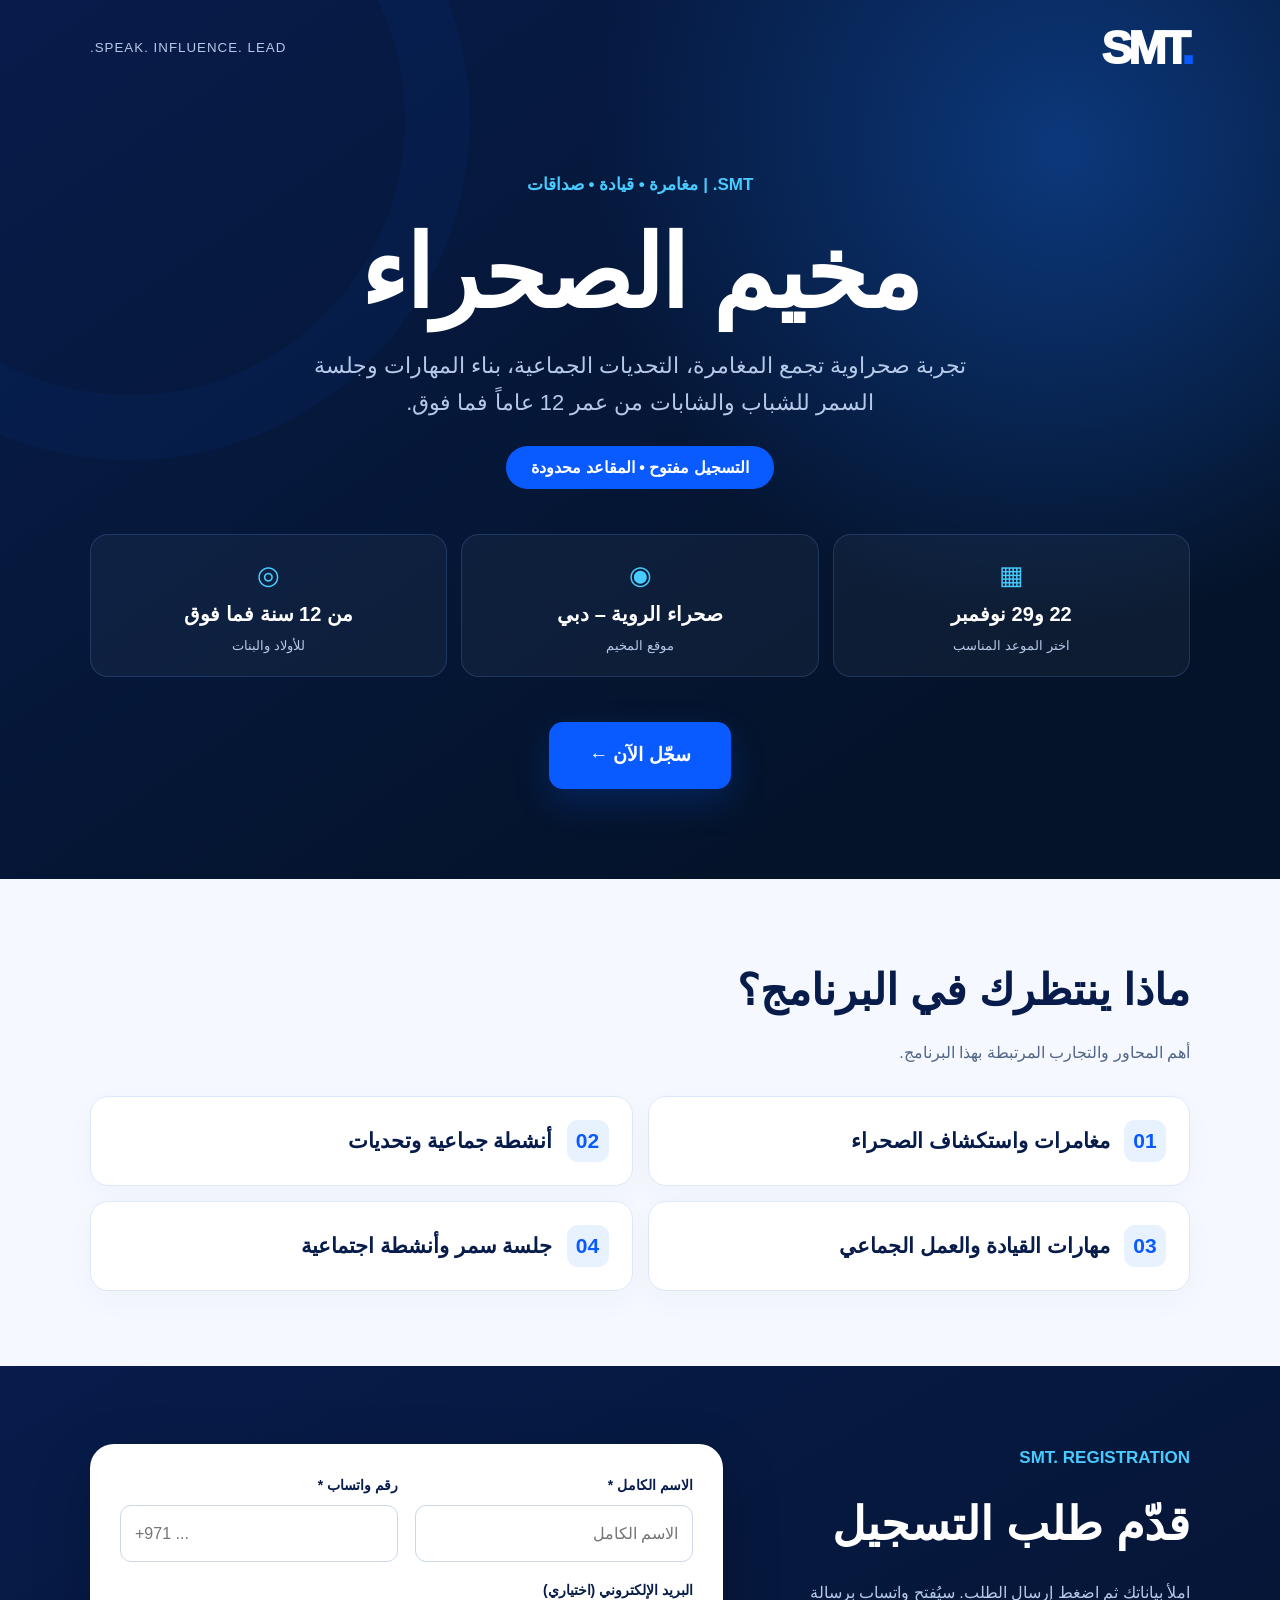
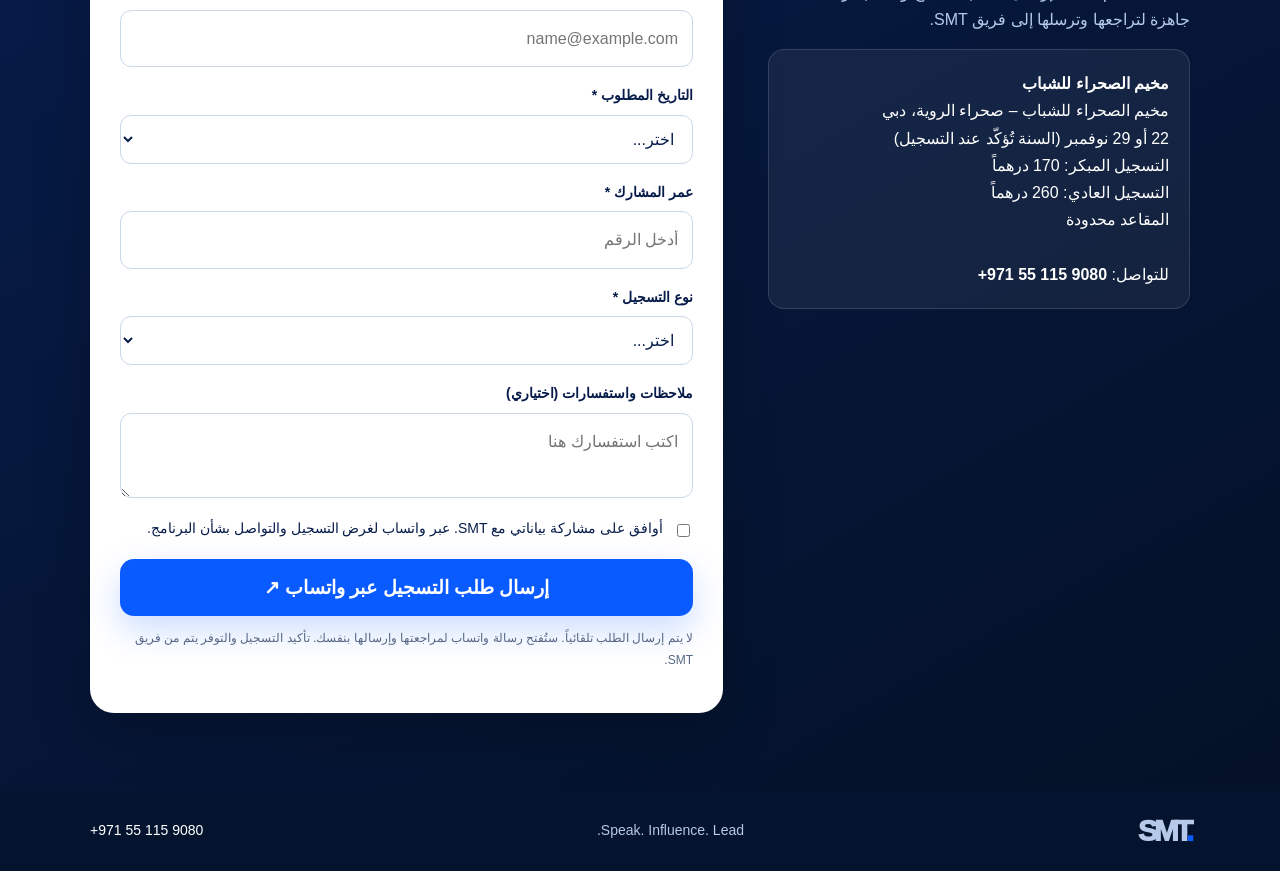
<file: registration/desert_camp_registration.html>
<!doctype html><html lang="ar" dir="rtl"><head><meta charset="utf-8"><meta name="viewport" content="width=device-width,initial-scale=1"><meta name="theme-color" content="#071C4B"><meta name="description" content="التسجيل في مخيم الصحراء للشباب من SMT."><title>مخيم الصحراء للشباب | SMT.</title><style>
:root{--navy:#071C4B;--dark:#04142f;--blue:#0A5BFF;--cyan:#48CBFF;--ice:#D6EBFF;--white:#fff;--muted:#b6c9e9}*{box-sizing:border-box}html{scroll-behavior:smooth}body{margin:0;font-family:Tahoma,'Segoe UI',Arial,sans-serif;background:var(--dark);color:white;line-height:1.7}a{text-decoration:none;color:inherit}.container{width:min(1100px,90%);margin:auto}.top{display:flex;justify-content:space-between;align-items:center;padding:25px 0;gap:16px}.logo{font-family:Arial,sans-serif;direction:ltr;display:inline-block;font-size:46px;line-height:1;font-weight:1000;letter-spacing:-4px}.logo span{color:var(--blue)}.top small{color:var(--muted);letter-spacing:1px}.hero{position:relative;overflow:hidden;background:radial-gradient(circle at 83% 17%,#0c387b 0,transparent 37%),linear-gradient(145deg,#071c4b,#041329 80%)}.hero::before{content:'';position:absolute;width:550px;height:550px;border:65px solid #0a5bff0e;border-radius:50%;top:-220px;left:-210px}.hero-inner{position:relative;padding:75px 0 90px;text-align:center}.eyebrow{color:var(--cyan);font-weight:800;font-size:17px}.hero h1{font-size:clamp(49px,8vw,100px);line-height:1.18;letter-spacing:-2px;margin:14px 0 15px}.lead{font-size:clamp(17px,2.4vw,22px);color:var(--muted);max-width:700px;margin:0 auto 24px}.pill{display:inline-flex;align-items:center;gap:8px;background:var(--blue);border-radius:100px;padding:8px 25px;font-weight:bold}.meta{display:grid;grid-template-columns:repeat(3,1fr);gap:14px;margin:45px 0}.meta article{background:#ffffff0a;border:1px solid #6aa4ff32;border-radius:18px;padding:18px}.meta .icon{display:block;color:var(--cyan);font-size:26px}.meta strong{display:block;font-size:20px}.meta small{color:var(--muted)}.cta{display:inline-block;background:var(--blue);border:0;color:white;padding:17px 40px;border-radius:14px;font-size:19px;font-weight:900;cursor:pointer;box-shadow:0 14px 35px #0a5bff35}.section{padding:75px 0;background:#f5f9ff;color:var(--navy)}.section h2{font-size:clamp(28px,4vw,43px);margin:0 0 12px}.sub{color:#536686;margin:0 0 30px}.topics{display:grid;grid-template-columns:repeat(2,1fr);gap:15px}.topic{display:flex;align-items:center;gap:14px;background:#fff;border:1px solid #dce8fa;border-radius:18px;padding:23px;font-size:21px;font-weight:800;box-shadow:0 10px 30px #071c4b08}.topic b{flex:0 0 42px;width:42px;height:42px;display:grid;place-items:center;border-radius:11px;background:#e8f2ff;color:var(--blue)}.form-wrap{padding:78px 0;background:linear-gradient(150deg,#071c4b,#041127)}.form-grid{display:grid;grid-template-columns:.8fr 1.2fr;gap:45px;align-items:start}.form-grid h2{font-size:clamp(30px,4vw,46px);margin:12px 0}.form-grid p{color:var(--muted)}.note{padding:20px;border-radius:16px;background:#ffffff10;border:1px solid #ffffff22}.card{background:white;color:var(--navy);border-radius:24px;padding:30px;box-shadow:0 20px 60px #0003}.fields{display:grid;grid-template-columns:1fr 1fr;gap:17px}.field{display:flex;flex-direction:column;gap:7px}.full{grid-column:1/-1}label{font-size:14px;font-weight:700}input,select,textarea{font:inherit;outline:0;width:100%;border:1px solid #cbd8ea;border-radius:11px;padding:14px;background:white;color:var(--navy)}input:focus,select:focus,textarea:focus{border-color:var(--blue);box-shadow:0 0 0 3px #0a5bff20}textarea{resize:vertical;min-height:85px}.agree{display:flex;gap:10px;align-items:flex-start;margin:19px 0}.agree input{width:auto;margin-top:7px}.agree label{font-weight:400;line-height:1.6}.submit{width:100%}.fine{font-size:12px;color:#566784!important;line-height:1.8}.footer{display:flex;justify-content:space-between;align-items:center;gap:20px;flex-wrap:wrap;padding:25px 0;color:var(--muted);font-size:14px}.footer .logo{font-size:30px}.footer a{color:white}@media(max-width:760px){.hero-inner{padding:55px 0 65px}.meta{grid-template-columns:1fr;margin:30px 0}.topics,.form-grid,.fields{grid-template-columns:1fr}.form-grid{gap:25px}.card{padding:22px}.top small{font-size:10px}.topic{font-size:18px}}
</style></head>
<body><header class="hero"><div class="container"><nav class="top"><a href="#home" class="logo" aria-label="SMT">SMT<span>.</span></a><small>SPEAK. INFLUENCE. LEAD.</small></nav><div class="hero-inner" id="home"><div class="eyebrow">SMT. | مغامرة • قيادة • صداقات</div><h1>مخيم الصحراء</h1><p class="lead">تجربة صحراوية تجمع المغامرة، التحديات الجماعية، بناء المهارات وجلسة السمر للشباب والشابات من عمر 12 عاماً فما فوق.</p><div class="pill">التسجيل مفتوح • المقاعد محدودة</div><div class="meta"><article><span class="icon" aria-hidden="true">▦</span><strong>22 و29 نوفمبر</strong><small>اختر الموعد المناسب</small></article><article><span class="icon" aria-hidden="true">◉</span><strong>صحراء الروية – دبي</strong><small>موقع المخيم</small></article><article><span class="icon" aria-hidden="true">◎</span><strong>من 12 سنة فما فوق</strong><small>للأولاد والبنات</small></article></div><a href="#registration" class="cta">سجّل الآن ←</a></div></div></header>
<main><section class="section"><div class="container"><h2>ماذا ينتظرك في البرنامج؟</h2><p class="sub">أهم المحاور والتجارب المرتبطة بهذا البرنامج.</p><div class="topics"><div class="topic"><b>01</b>مغامرات واستكشاف الصحراء</div><div class="topic"><b>02</b>أنشطة جماعية وتحديات</div><div class="topic"><b>03</b>مهارات القيادة والعمل الجماعي</div><div class="topic"><b>04</b>جلسة سمر وأنشطة اجتماعية</div></div></div></section>
<section id="registration" class="form-wrap"><div class="container form-grid"><div><div class="eyebrow">SMT. REGISTRATION</div><h2>قدّم طلب التسجيل</h2><p>املأ بياناتك ثم اضغط إرسال الطلب. سيُفتح واتساب برسالة جاهزة لتراجعها وترسلها إلى فريق SMT.</p><div class="note"><strong>مخيم الصحراء للشباب</strong><br>مخيم الصحراء للشباب – صحراء الروية، دبي<br>22 أو 29 نوفمبر (السنة تُؤكّد عند التسجيل)<br>التسجيل المبكر: 170 درهماً<br>التسجيل العادي: 260 درهماً<br>المقاعد محدودة<br><br>للتواصل: <b dir="ltr">+971 55 115 9080</b></div></div>
<form id="registrationForm" class="card"><div class="fields"><div class="field"><label for="fullName">الاسم الكامل *</label><input id="fullName" name="fullName" autocomplete="name" required maxlength="100" placeholder="الاسم الكامل"></div><div class="field"><label for="phone">رقم واتساب *</label><input id="phone" name="phone" type="tel" autocomplete="tel" inputmode="tel" required minlength="7" maxlength="25" placeholder="+971 ..."></div><div class="field full"><label for="email">البريد الإلكتروني (اختياري)</label><input id="email" name="email" type="email" autocomplete="email" maxlength="150" placeholder="name@example.com"></div><div class="field full"><label for="date">التاريخ المطلوب *</label><select name="date" id="date" required><option value="">اختر...</option><option>22 نوفمبر</option><option>29 نوفمبر</option></select></div><div class="field full"><label for="age">عمر المشارك *</label><input name="age" id="age" type="number" min="1" max="120" inputmode="numeric" required placeholder="أدخل الرقم"></div><div class="field full"><label for="rate">نوع التسجيل *</label><select name="rate" id="rate" required><option value="">اختر...</option><option>تسجيل مبكر – 170 درهماً</option><option>تسجيل عادي – 260 درهماً</option></select></div><div class="field full"><label for="notes">ملاحظات واستفسارات (اختياري)</label><textarea id="notes" name="notes" maxlength="500" placeholder="اكتب استفسارك هنا"></textarea></div></div><div class="agree"><input type="checkbox" id="consent" required><label for="consent">أوافق على مشاركة بياناتي مع SMT. عبر واتساب لغرض التسجيل والتواصل بشأن البرنامج.</label></div><button type="submit" class="cta submit">إرسال طلب التسجيل عبر واتساب ↗</button><p class="fine">لا يتم إرسال الطلب تلقائياً. ستُفتح رسالة واتساب لمراجعتها وإرسالها بنفسك. تأكيد التسجيل والتوفر يتم من فريق SMT.</p></form></div></section></main>
<footer class="container footer"><div class="logo">SMT<span>.</span></div><span>Speak. Influence. Lead.</span><a href="https://wa.me/971551159080" target="_blank" rel="noopener noreferrer" dir="ltr">+971 55 115 9080</a></footer>
<script>document.getElementById('registrationForm').addEventListener('submit',function(event){event.preventDefault();if(!this.reportValidity())return;const fd=new FormData(this);const msg=['السلام عليكم، أود تقديم طلب التسجيل / الاستفسار: مخيم الصحراء للشباب',''];for(const [key,value] of fd.entries()){if(!String(value).trim())continue;const label=this.elements[key]?.closest('.field')?.querySelector('label')?.textContent?.replace(/\s*\*\s*$/,'')||key;msg.push(label+': '+String(value).trim());}msg.push('','أرجو تأكيد التفاصيل والتوفر وطريقة إتمام التسجيل.');window.location.href='https://wa.me/971551159080?text='+encodeURIComponent(msg.join('\n'));});</script></body></html>
</file>
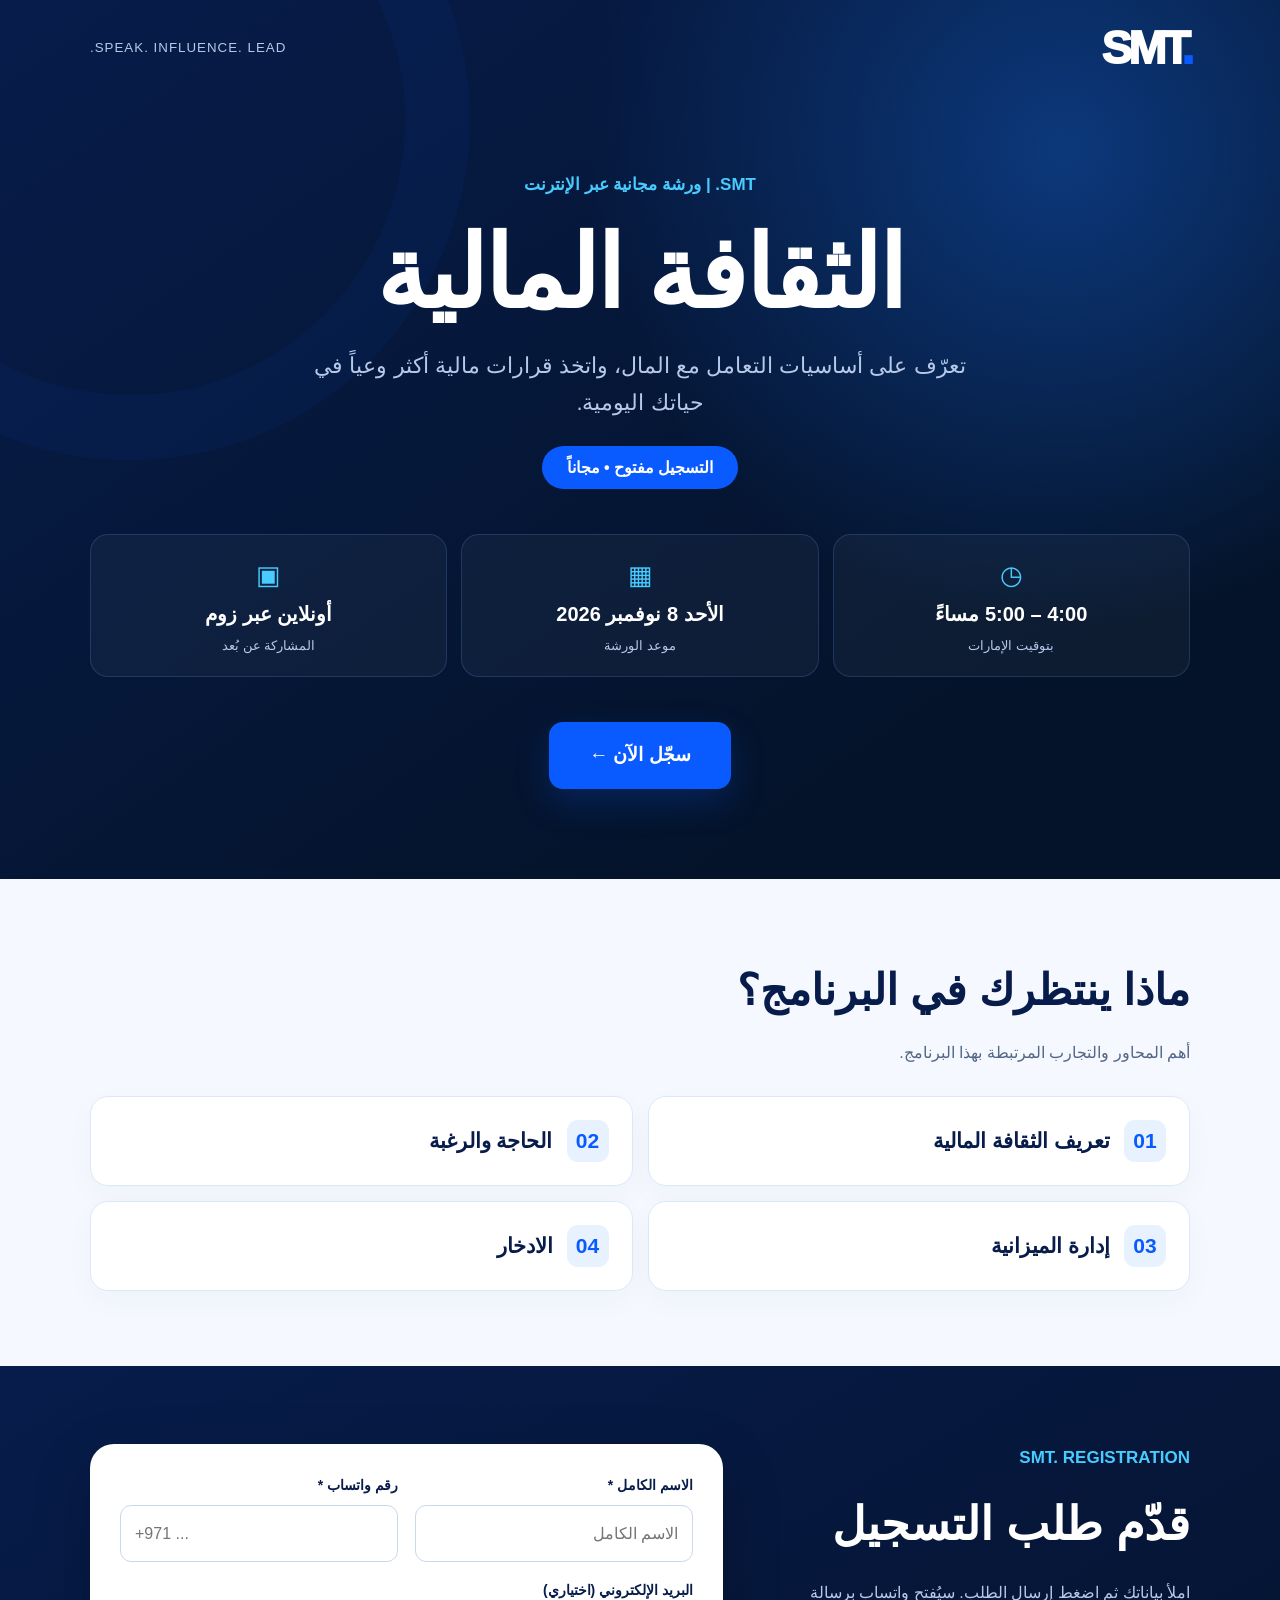
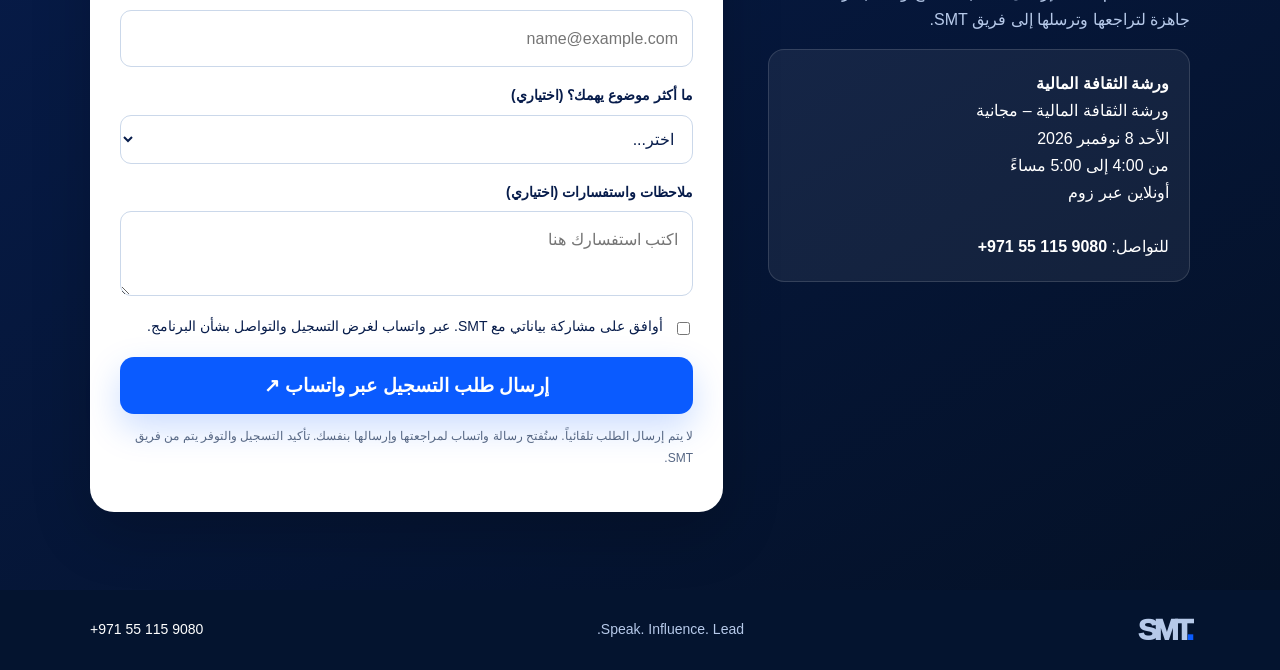
<file: registration/financial_literacy_registration.html>
<!doctype html><html lang="ar" dir="rtl"><head><meta charset="utf-8"><meta name="viewport" content="width=device-width,initial-scale=1"><meta name="theme-color" content="#071C4B"><meta name="description" content="التسجيل في ورشة الثقافة المالية من SMT."><title>ورشة الثقافة المالية | SMT.</title><style>
:root{--navy:#071C4B;--dark:#04142f;--blue:#0A5BFF;--cyan:#48CBFF;--ice:#D6EBFF;--white:#fff;--muted:#b6c9e9}*{box-sizing:border-box}html{scroll-behavior:smooth}body{margin:0;font-family:Tahoma,'Segoe UI',Arial,sans-serif;background:var(--dark);color:white;line-height:1.7}a{text-decoration:none;color:inherit}.container{width:min(1100px,90%);margin:auto}.top{display:flex;justify-content:space-between;align-items:center;padding:25px 0;gap:16px}.logo{font-family:Arial,sans-serif;direction:ltr;display:inline-block;font-size:46px;line-height:1;font-weight:1000;letter-spacing:-4px}.logo span{color:var(--blue)}.top small{color:var(--muted);letter-spacing:1px}.hero{position:relative;overflow:hidden;background:radial-gradient(circle at 83% 17%,#0c387b 0,transparent 37%),linear-gradient(145deg,#071c4b,#041329 80%)}.hero::before{content:'';position:absolute;width:550px;height:550px;border:65px solid #0a5bff0e;border-radius:50%;top:-220px;left:-210px}.hero-inner{position:relative;padding:75px 0 90px;text-align:center}.eyebrow{color:var(--cyan);font-weight:800;font-size:17px}.hero h1{font-size:clamp(49px,8vw,100px);line-height:1.18;letter-spacing:-2px;margin:14px 0 15px}.lead{font-size:clamp(17px,2.4vw,22px);color:var(--muted);max-width:700px;margin:0 auto 24px}.pill{display:inline-flex;align-items:center;gap:8px;background:var(--blue);border-radius:100px;padding:8px 25px;font-weight:bold}.meta{display:grid;grid-template-columns:repeat(3,1fr);gap:14px;margin:45px 0}.meta article{background:#ffffff0a;border:1px solid #6aa4ff32;border-radius:18px;padding:18px}.meta .icon{display:block;color:var(--cyan);font-size:26px}.meta strong{display:block;font-size:20px}.meta small{color:var(--muted)}.cta{display:inline-block;background:var(--blue);border:0;color:white;padding:17px 40px;border-radius:14px;font-size:19px;font-weight:900;cursor:pointer;box-shadow:0 14px 35px #0a5bff35}.section{padding:75px 0;background:#f5f9ff;color:var(--navy)}.section h2{font-size:clamp(28px,4vw,43px);margin:0 0 12px}.sub{color:#536686;margin:0 0 30px}.topics{display:grid;grid-template-columns:repeat(2,1fr);gap:15px}.topic{display:flex;align-items:center;gap:14px;background:#fff;border:1px solid #dce8fa;border-radius:18px;padding:23px;font-size:21px;font-weight:800;box-shadow:0 10px 30px #071c4b08}.topic b{flex:0 0 42px;width:42px;height:42px;display:grid;place-items:center;border-radius:11px;background:#e8f2ff;color:var(--blue)}.form-wrap{padding:78px 0;background:linear-gradient(150deg,#071c4b,#041127)}.form-grid{display:grid;grid-template-columns:.8fr 1.2fr;gap:45px;align-items:start}.form-grid h2{font-size:clamp(30px,4vw,46px);margin:12px 0}.form-grid p{color:var(--muted)}.note{padding:20px;border-radius:16px;background:#ffffff10;border:1px solid #ffffff22}.card{background:white;color:var(--navy);border-radius:24px;padding:30px;box-shadow:0 20px 60px #0003}.fields{display:grid;grid-template-columns:1fr 1fr;gap:17px}.field{display:flex;flex-direction:column;gap:7px}.full{grid-column:1/-1}label{font-size:14px;font-weight:700}input,select,textarea{font:inherit;outline:0;width:100%;border:1px solid #cbd8ea;border-radius:11px;padding:14px;background:white;color:var(--navy)}input:focus,select:focus,textarea:focus{border-color:var(--blue);box-shadow:0 0 0 3px #0a5bff20}textarea{resize:vertical;min-height:85px}.agree{display:flex;gap:10px;align-items:flex-start;margin:19px 0}.agree input{width:auto;margin-top:7px}.agree label{font-weight:400;line-height:1.6}.submit{width:100%}.fine{font-size:12px;color:#566784!important;line-height:1.8}.footer{display:flex;justify-content:space-between;align-items:center;gap:20px;flex-wrap:wrap;padding:25px 0;color:var(--muted);font-size:14px}.footer .logo{font-size:30px}.footer a{color:white}@media(max-width:760px){.hero-inner{padding:55px 0 65px}.meta{grid-template-columns:1fr;margin:30px 0}.topics,.form-grid,.fields{grid-template-columns:1fr}.form-grid{gap:25px}.card{padding:22px}.top small{font-size:10px}.topic{font-size:18px}}
</style></head>
<body><header class="hero"><div class="container"><nav class="top"><a href="#home" class="logo" aria-label="SMT">SMT<span>.</span></a><small>SPEAK. INFLUENCE. LEAD.</small></nav><div class="hero-inner" id="home"><div class="eyebrow">SMT. | ورشة مجانية عبر الإنترنت</div><h1>الثقافة المالية</h1><p class="lead">تعرّف على أساسيات التعامل مع المال، واتخذ قرارات مالية أكثر وعياً في حياتك اليومية.</p><div class="pill">التسجيل مفتوح • مجاناً</div><div class="meta"><article><span class="icon" aria-hidden="true">◷</span><strong>4:00 – 5:00 مساءً</strong><small>بتوقيت الإمارات</small></article><article><span class="icon" aria-hidden="true">▦</span><strong>الأحد 8 نوفمبر 2026</strong><small>موعد الورشة</small></article><article><span class="icon" aria-hidden="true">▣</span><strong>أونلاين عبر زوم</strong><small>المشاركة عن بُعد</small></article></div><a href="#registration" class="cta">سجّل الآن ←</a></div></div></header>
<main><section class="section"><div class="container"><h2>ماذا ينتظرك في البرنامج؟</h2><p class="sub">أهم المحاور والتجارب المرتبطة بهذا البرنامج.</p><div class="topics"><div class="topic"><b>01</b>تعريف الثقافة المالية</div><div class="topic"><b>02</b>الحاجة والرغبة</div><div class="topic"><b>03</b>إدارة الميزانية</div><div class="topic"><b>04</b>الادخار</div></div></div></section>
<section id="registration" class="form-wrap"><div class="container form-grid"><div><div class="eyebrow">SMT. REGISTRATION</div><h2>قدّم طلب التسجيل</h2><p>املأ بياناتك ثم اضغط إرسال الطلب. سيُفتح واتساب برسالة جاهزة لتراجعها وترسلها إلى فريق SMT.</p><div class="note"><strong>ورشة الثقافة المالية</strong><br>ورشة الثقافة المالية – مجانية<br>الأحد 8 نوفمبر 2026<br>من 4:00 إلى 5:00 مساءً<br>أونلاين عبر زوم<br><br>للتواصل: <b dir="ltr">+971 55 115 9080</b></div></div>
<form id="registrationForm" class="card"><div class="fields"><div class="field"><label for="fullName">الاسم الكامل *</label><input id="fullName" name="fullName" autocomplete="name" required maxlength="100" placeholder="الاسم الكامل"></div><div class="field"><label for="phone">رقم واتساب *</label><input id="phone" name="phone" type="tel" autocomplete="tel" inputmode="tel" required minlength="7" maxlength="25" placeholder="+971 ..."></div><div class="field full"><label for="email">البريد الإلكتروني (اختياري)</label><input id="email" name="email" type="email" autocomplete="email" maxlength="150" placeholder="name@example.com"></div><div class="field full"><label for="interest">ما أكثر موضوع يهمك؟ (اختياري)</label><select name="interest" id="interest"><option value="">اختر...</option><option>تعريف الثقافة المالية</option><option>الحاجة والرغبة</option><option>إدارة الميزانية</option><option>الادخار</option><option>جميع المحاور</option></select></div><div class="field full"><label for="notes">ملاحظات واستفسارات (اختياري)</label><textarea id="notes" name="notes" maxlength="500" placeholder="اكتب استفسارك هنا"></textarea></div></div><div class="agree"><input type="checkbox" id="consent" required><label for="consent">أوافق على مشاركة بياناتي مع SMT. عبر واتساب لغرض التسجيل والتواصل بشأن البرنامج.</label></div><button type="submit" class="cta submit">إرسال طلب التسجيل عبر واتساب ↗</button><p class="fine">لا يتم إرسال الطلب تلقائياً. ستُفتح رسالة واتساب لمراجعتها وإرسالها بنفسك. تأكيد التسجيل والتوفر يتم من فريق SMT.</p></form></div></section></main>
<footer class="container footer"><div class="logo">SMT<span>.</span></div><span>Speak. Influence. Lead.</span><a href="https://wa.me/971551159080" target="_blank" rel="noopener noreferrer" dir="ltr">+971 55 115 9080</a></footer>
<script>document.getElementById('registrationForm').addEventListener('submit',function(event){event.preventDefault();if(!this.reportValidity())return;const fd=new FormData(this);const msg=['السلام عليكم، أود تقديم طلب التسجيل / الاستفسار: ورشة الثقافة المالية',''];for(const [key,value] of fd.entries()){if(!String(value).trim())continue;const label=this.elements[key]?.closest('.field')?.querySelector('label')?.textContent?.replace(/\s*\*\s*$/,'')||key;msg.push(label+': '+String(value).trim());}msg.push('','أرجو تأكيد التفاصيل والتوفر وطريقة إتمام التسجيل.');window.location.href='https://wa.me/971551159080?text='+encodeURIComponent(msg.join('\n'));});</script></body></html>
</file>
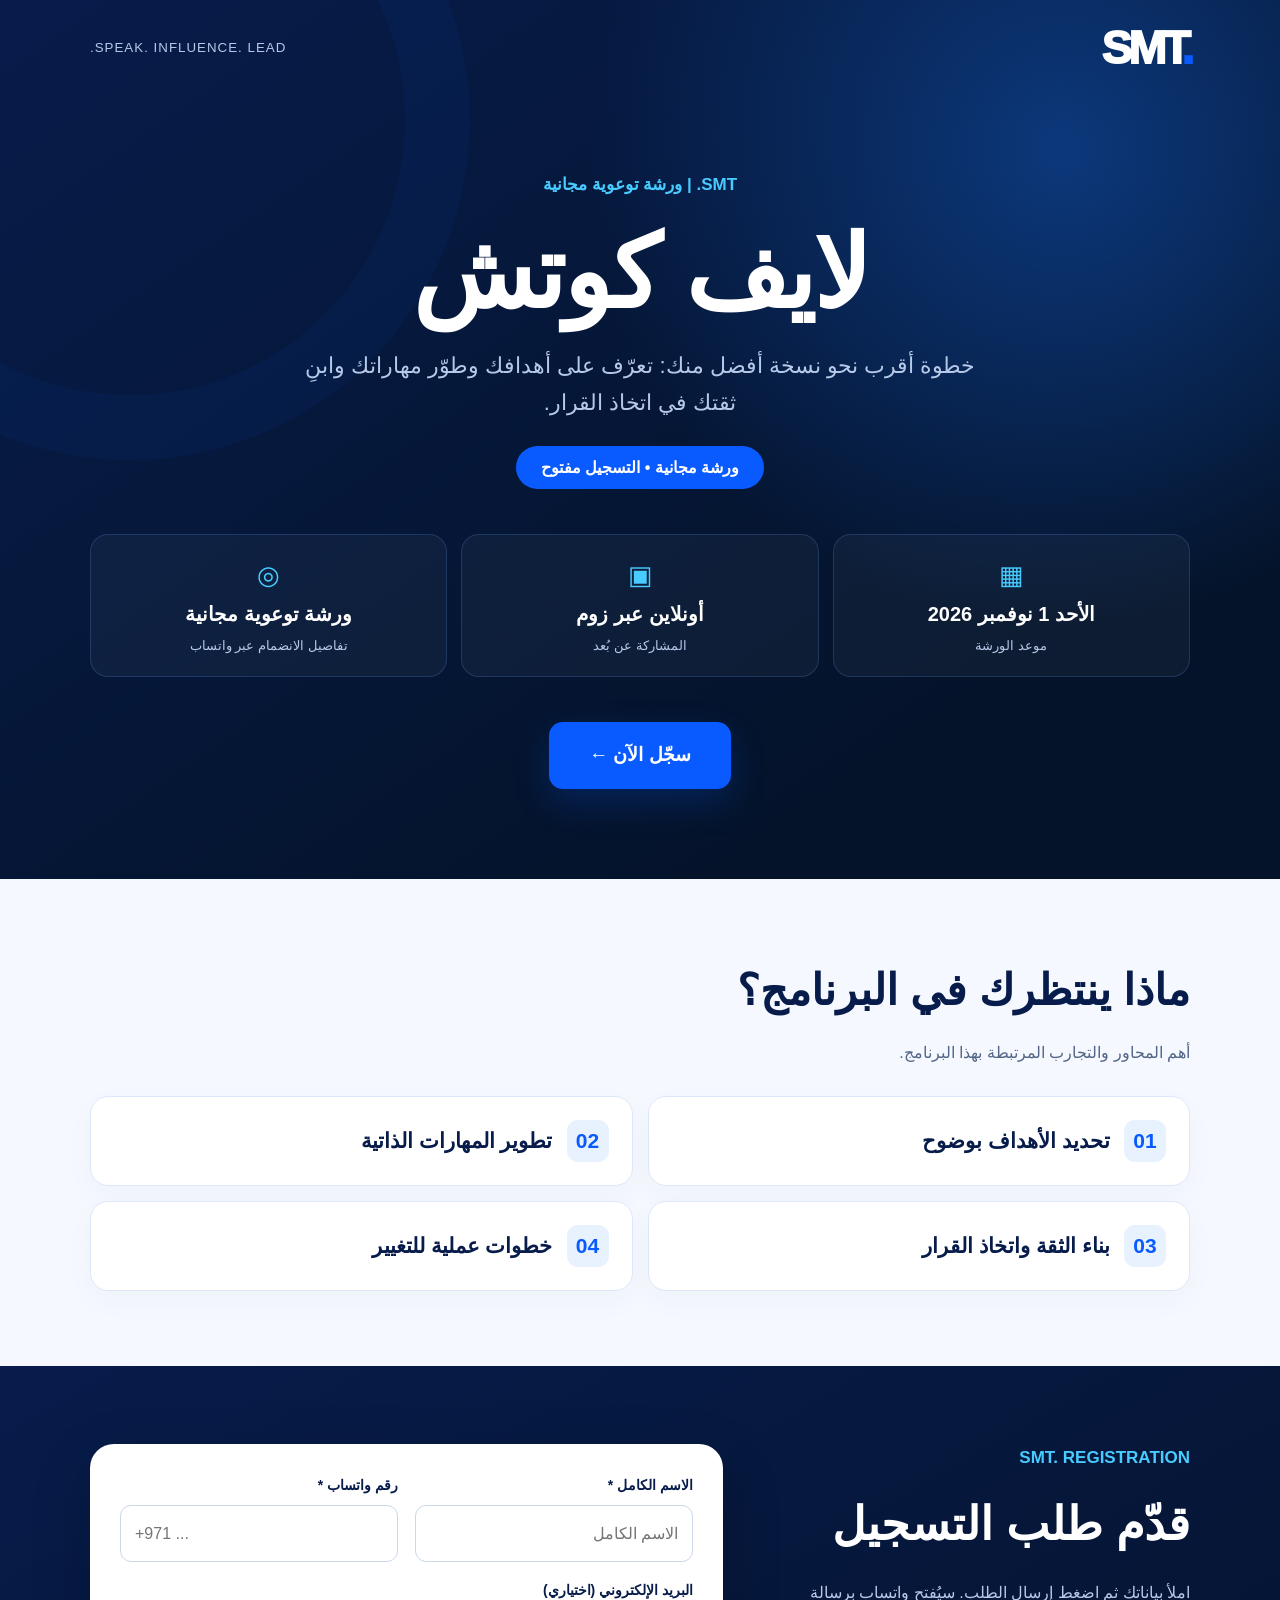
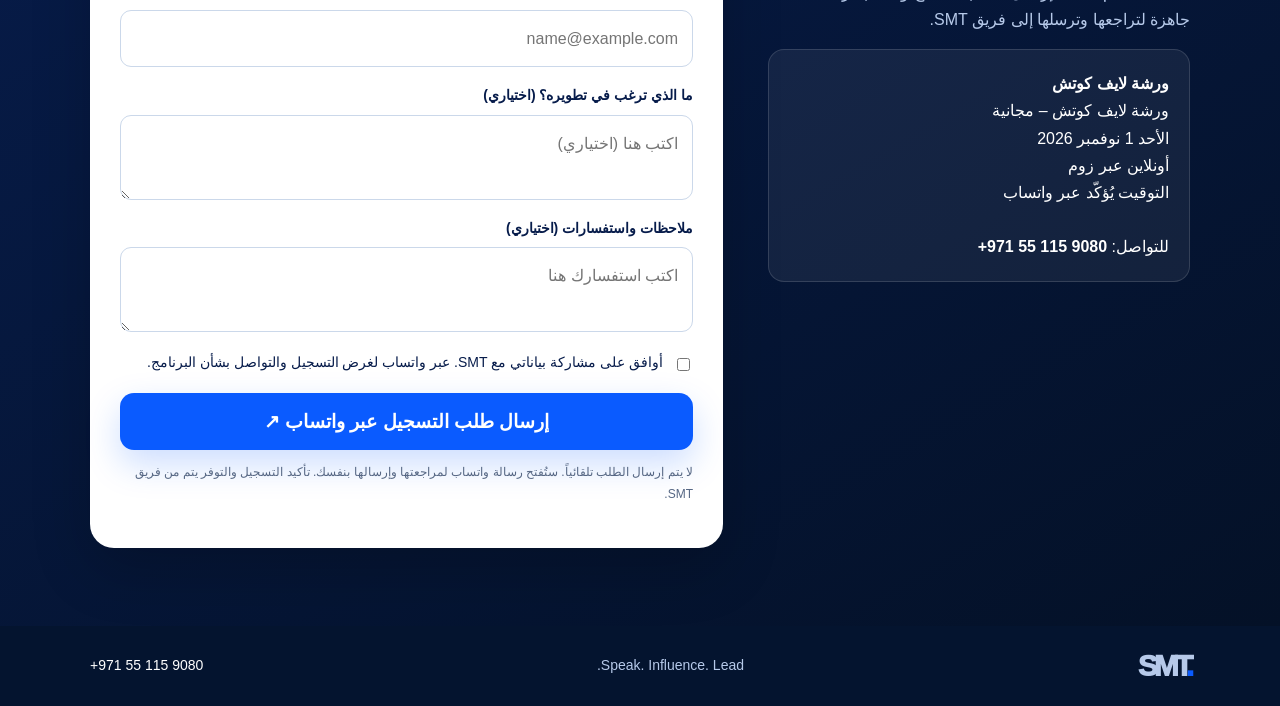
<file: registration/life_coaching_registration.html>
<!doctype html><html lang="ar" dir="rtl"><head><meta charset="utf-8"><meta name="viewport" content="width=device-width,initial-scale=1"><meta name="theme-color" content="#071C4B"><meta name="description" content="التسجيل في ورشة لايف كوتش من SMT."><title>ورشة لايف كوتش | SMT.</title><style>
:root{--navy:#071C4B;--dark:#04142f;--blue:#0A5BFF;--cyan:#48CBFF;--ice:#D6EBFF;--white:#fff;--muted:#b6c9e9}*{box-sizing:border-box}html{scroll-behavior:smooth}body{margin:0;font-family:Tahoma,'Segoe UI',Arial,sans-serif;background:var(--dark);color:white;line-height:1.7}a{text-decoration:none;color:inherit}.container{width:min(1100px,90%);margin:auto}.top{display:flex;justify-content:space-between;align-items:center;padding:25px 0;gap:16px}.logo{font-family:Arial,sans-serif;direction:ltr;display:inline-block;font-size:46px;line-height:1;font-weight:1000;letter-spacing:-4px}.logo span{color:var(--blue)}.top small{color:var(--muted);letter-spacing:1px}.hero{position:relative;overflow:hidden;background:radial-gradient(circle at 83% 17%,#0c387b 0,transparent 37%),linear-gradient(145deg,#071c4b,#041329 80%)}.hero::before{content:'';position:absolute;width:550px;height:550px;border:65px solid #0a5bff0e;border-radius:50%;top:-220px;left:-210px}.hero-inner{position:relative;padding:75px 0 90px;text-align:center}.eyebrow{color:var(--cyan);font-weight:800;font-size:17px}.hero h1{font-size:clamp(49px,8vw,100px);line-height:1.18;letter-spacing:-2px;margin:14px 0 15px}.lead{font-size:clamp(17px,2.4vw,22px);color:var(--muted);max-width:700px;margin:0 auto 24px}.pill{display:inline-flex;align-items:center;gap:8px;background:var(--blue);border-radius:100px;padding:8px 25px;font-weight:bold}.meta{display:grid;grid-template-columns:repeat(3,1fr);gap:14px;margin:45px 0}.meta article{background:#ffffff0a;border:1px solid #6aa4ff32;border-radius:18px;padding:18px}.meta .icon{display:block;color:var(--cyan);font-size:26px}.meta strong{display:block;font-size:20px}.meta small{color:var(--muted)}.cta{display:inline-block;background:var(--blue);border:0;color:white;padding:17px 40px;border-radius:14px;font-size:19px;font-weight:900;cursor:pointer;box-shadow:0 14px 35px #0a5bff35}.section{padding:75px 0;background:#f5f9ff;color:var(--navy)}.section h2{font-size:clamp(28px,4vw,43px);margin:0 0 12px}.sub{color:#536686;margin:0 0 30px}.topics{display:grid;grid-template-columns:repeat(2,1fr);gap:15px}.topic{display:flex;align-items:center;gap:14px;background:#fff;border:1px solid #dce8fa;border-radius:18px;padding:23px;font-size:21px;font-weight:800;box-shadow:0 10px 30px #071c4b08}.topic b{flex:0 0 42px;width:42px;height:42px;display:grid;place-items:center;border-radius:11px;background:#e8f2ff;color:var(--blue)}.form-wrap{padding:78px 0;background:linear-gradient(150deg,#071c4b,#041127)}.form-grid{display:grid;grid-template-columns:.8fr 1.2fr;gap:45px;align-items:start}.form-grid h2{font-size:clamp(30px,4vw,46px);margin:12px 0}.form-grid p{color:var(--muted)}.note{padding:20px;border-radius:16px;background:#ffffff10;border:1px solid #ffffff22}.card{background:white;color:var(--navy);border-radius:24px;padding:30px;box-shadow:0 20px 60px #0003}.fields{display:grid;grid-template-columns:1fr 1fr;gap:17px}.field{display:flex;flex-direction:column;gap:7px}.full{grid-column:1/-1}label{font-size:14px;font-weight:700}input,select,textarea{font:inherit;outline:0;width:100%;border:1px solid #cbd8ea;border-radius:11px;padding:14px;background:white;color:var(--navy)}input:focus,select:focus,textarea:focus{border-color:var(--blue);box-shadow:0 0 0 3px #0a5bff20}textarea{resize:vertical;min-height:85px}.agree{display:flex;gap:10px;align-items:flex-start;margin:19px 0}.agree input{width:auto;margin-top:7px}.agree label{font-weight:400;line-height:1.6}.submit{width:100%}.fine{font-size:12px;color:#566784!important;line-height:1.8}.footer{display:flex;justify-content:space-between;align-items:center;gap:20px;flex-wrap:wrap;padding:25px 0;color:var(--muted);font-size:14px}.footer .logo{font-size:30px}.footer a{color:white}@media(max-width:760px){.hero-inner{padding:55px 0 65px}.meta{grid-template-columns:1fr;margin:30px 0}.topics,.form-grid,.fields{grid-template-columns:1fr}.form-grid{gap:25px}.card{padding:22px}.top small{font-size:10px}.topic{font-size:18px}}
</style></head>
<body><header class="hero"><div class="container"><nav class="top"><a href="#home" class="logo" aria-label="SMT">SMT<span>.</span></a><small>SPEAK. INFLUENCE. LEAD.</small></nav><div class="hero-inner" id="home"><div class="eyebrow">SMT. | ورشة توعوية مجانية</div><h1>لايف كوتش</h1><p class="lead">خطوة أقرب نحو نسخة أفضل منك: تعرّف على أهدافك وطوّر مهاراتك وابنِ ثقتك في اتخاذ القرار.</p><div class="pill">ورشة مجانية • التسجيل مفتوح</div><div class="meta"><article><span class="icon" aria-hidden="true">▦</span><strong>الأحد 1 نوفمبر 2026</strong><small>موعد الورشة</small></article><article><span class="icon" aria-hidden="true">▣</span><strong>أونلاين عبر زوم</strong><small>المشاركة عن بُعد</small></article><article><span class="icon" aria-hidden="true">◎</span><strong>ورشة توعوية مجانية</strong><small>تفاصيل الانضمام عبر واتساب</small></article></div><a href="#registration" class="cta">سجّل الآن ←</a></div></div></header>
<main><section class="section"><div class="container"><h2>ماذا ينتظرك في البرنامج؟</h2><p class="sub">أهم المحاور والتجارب المرتبطة بهذا البرنامج.</p><div class="topics"><div class="topic"><b>01</b>تحديد الأهداف بوضوح</div><div class="topic"><b>02</b>تطوير المهارات الذاتية</div><div class="topic"><b>03</b>بناء الثقة واتخاذ القرار</div><div class="topic"><b>04</b>خطوات عملية للتغيير</div></div></div></section>
<section id="registration" class="form-wrap"><div class="container form-grid"><div><div class="eyebrow">SMT. REGISTRATION</div><h2>قدّم طلب التسجيل</h2><p>املأ بياناتك ثم اضغط إرسال الطلب. سيُفتح واتساب برسالة جاهزة لتراجعها وترسلها إلى فريق SMT.</p><div class="note"><strong>ورشة لايف كوتش</strong><br>ورشة لايف كوتش – مجانية<br>الأحد 1 نوفمبر 2026<br>أونلاين عبر زوم<br>التوقيت يُؤكّد عبر واتساب<br><br>للتواصل: <b dir="ltr">+971 55 115 9080</b></div></div>
<form id="registrationForm" class="card"><div class="fields"><div class="field"><label for="fullName">الاسم الكامل *</label><input id="fullName" name="fullName" autocomplete="name" required maxlength="100" placeholder="الاسم الكامل"></div><div class="field"><label for="phone">رقم واتساب *</label><input id="phone" name="phone" type="tel" autocomplete="tel" inputmode="tel" required minlength="7" maxlength="25" placeholder="+971 ..."></div><div class="field full"><label for="email">البريد الإلكتروني (اختياري)</label><input id="email" name="email" type="email" autocomplete="email" maxlength="150" placeholder="name@example.com"></div><div class="field full"><label for="goal">ما الذي ترغب في تطويره؟ (اختياري)</label><textarea name="goal" id="goal" maxlength="500" placeholder="اكتب هنا (اختياري)"></textarea></div><div class="field full"><label for="notes">ملاحظات واستفسارات (اختياري)</label><textarea id="notes" name="notes" maxlength="500" placeholder="اكتب استفسارك هنا"></textarea></div></div><div class="agree"><input type="checkbox" id="consent" required><label for="consent">أوافق على مشاركة بياناتي مع SMT. عبر واتساب لغرض التسجيل والتواصل بشأن البرنامج.</label></div><button type="submit" class="cta submit">إرسال طلب التسجيل عبر واتساب ↗</button><p class="fine">لا يتم إرسال الطلب تلقائياً. ستُفتح رسالة واتساب لمراجعتها وإرسالها بنفسك. تأكيد التسجيل والتوفر يتم من فريق SMT.</p></form></div></section></main>
<footer class="container footer"><div class="logo">SMT<span>.</span></div><span>Speak. Influence. Lead.</span><a href="https://wa.me/971551159080" target="_blank" rel="noopener noreferrer" dir="ltr">+971 55 115 9080</a></footer>
<script>document.getElementById('registrationForm').addEventListener('submit',function(event){event.preventDefault();if(!this.reportValidity())return;const fd=new FormData(this);const msg=['السلام عليكم، أود تقديم طلب التسجيل / الاستفسار: ورشة لايف كوتش',''];for(const [key,value] of fd.entries()){if(!String(value).trim())continue;const label=this.elements[key]?.closest('.field')?.querySelector('label')?.textContent?.replace(/\s*\*\s*$/,'')||key;msg.push(label+': '+String(value).trim());}msg.push('','أرجو تأكيد التفاصيل والتوفر وطريقة إتمام التسجيل.');window.location.href='https://wa.me/971551159080?text='+encodeURIComponent(msg.join('\n'));});</script></body></html>
</file>
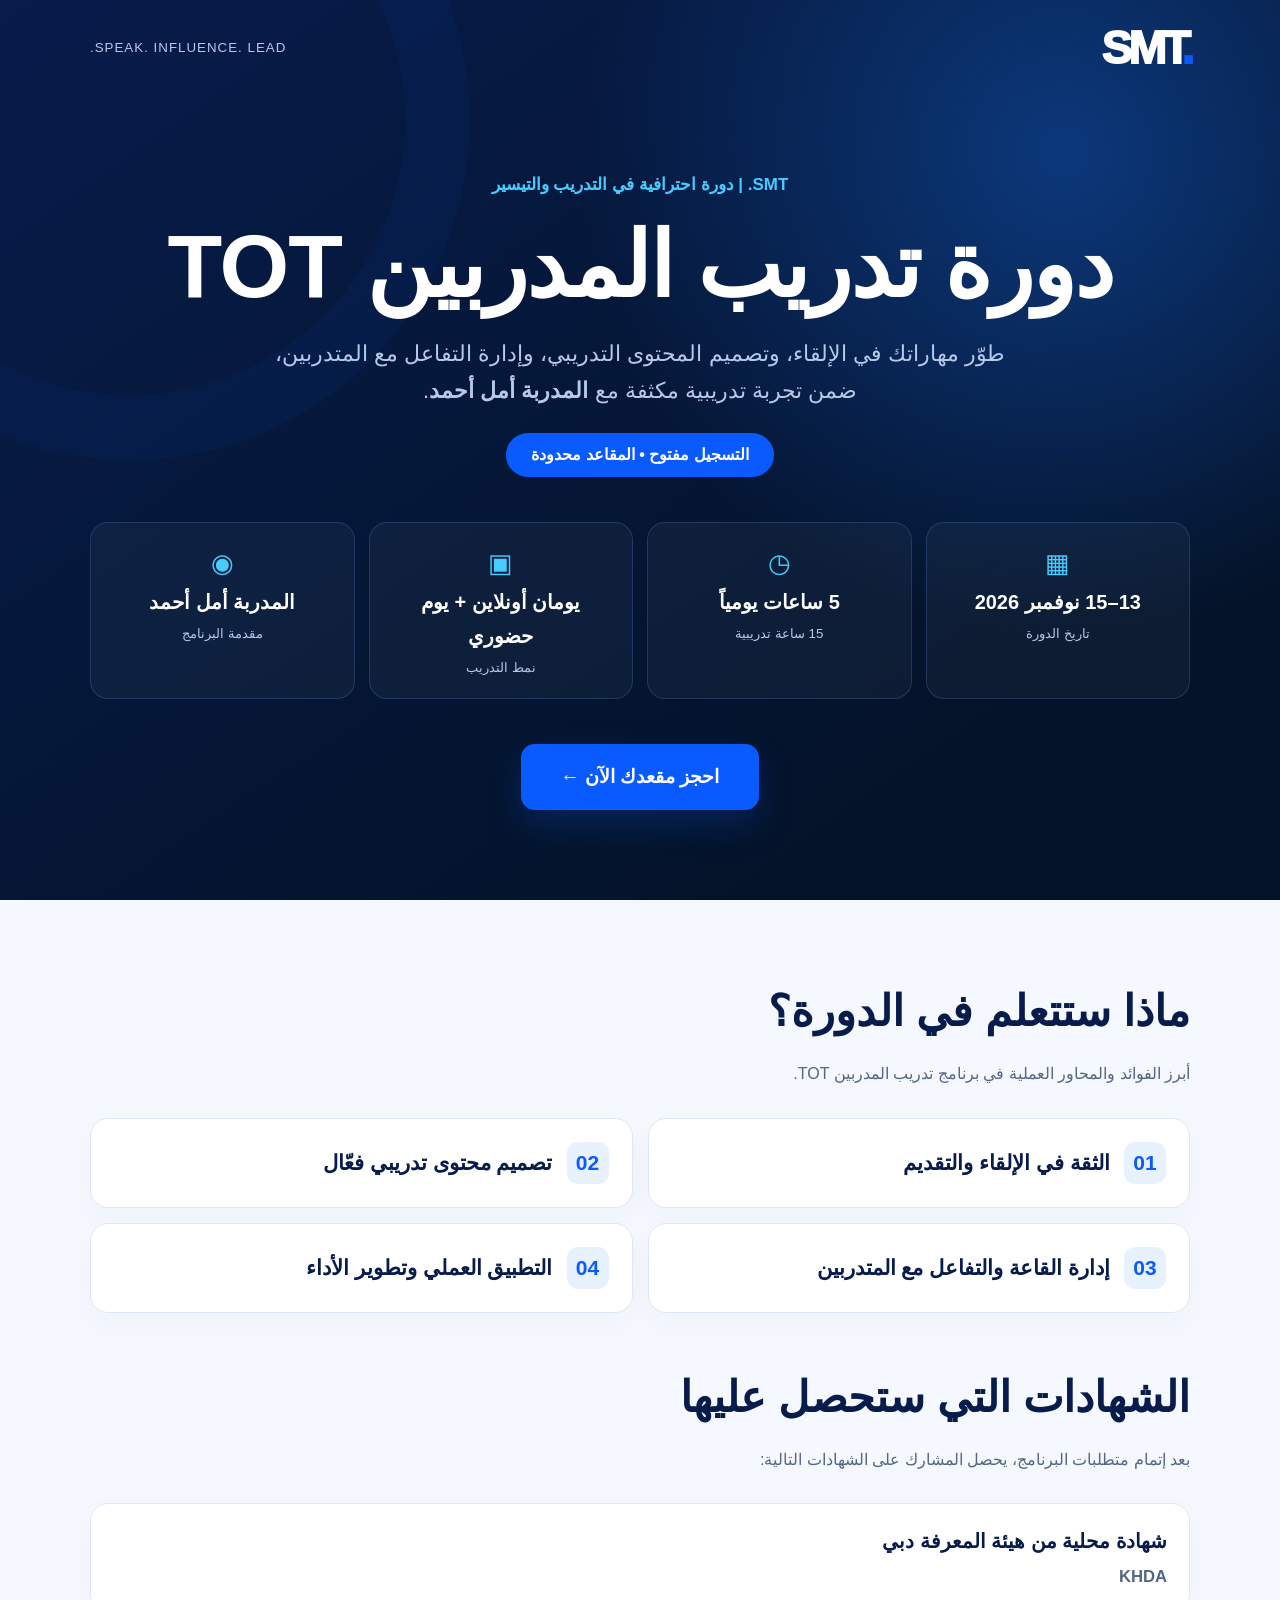
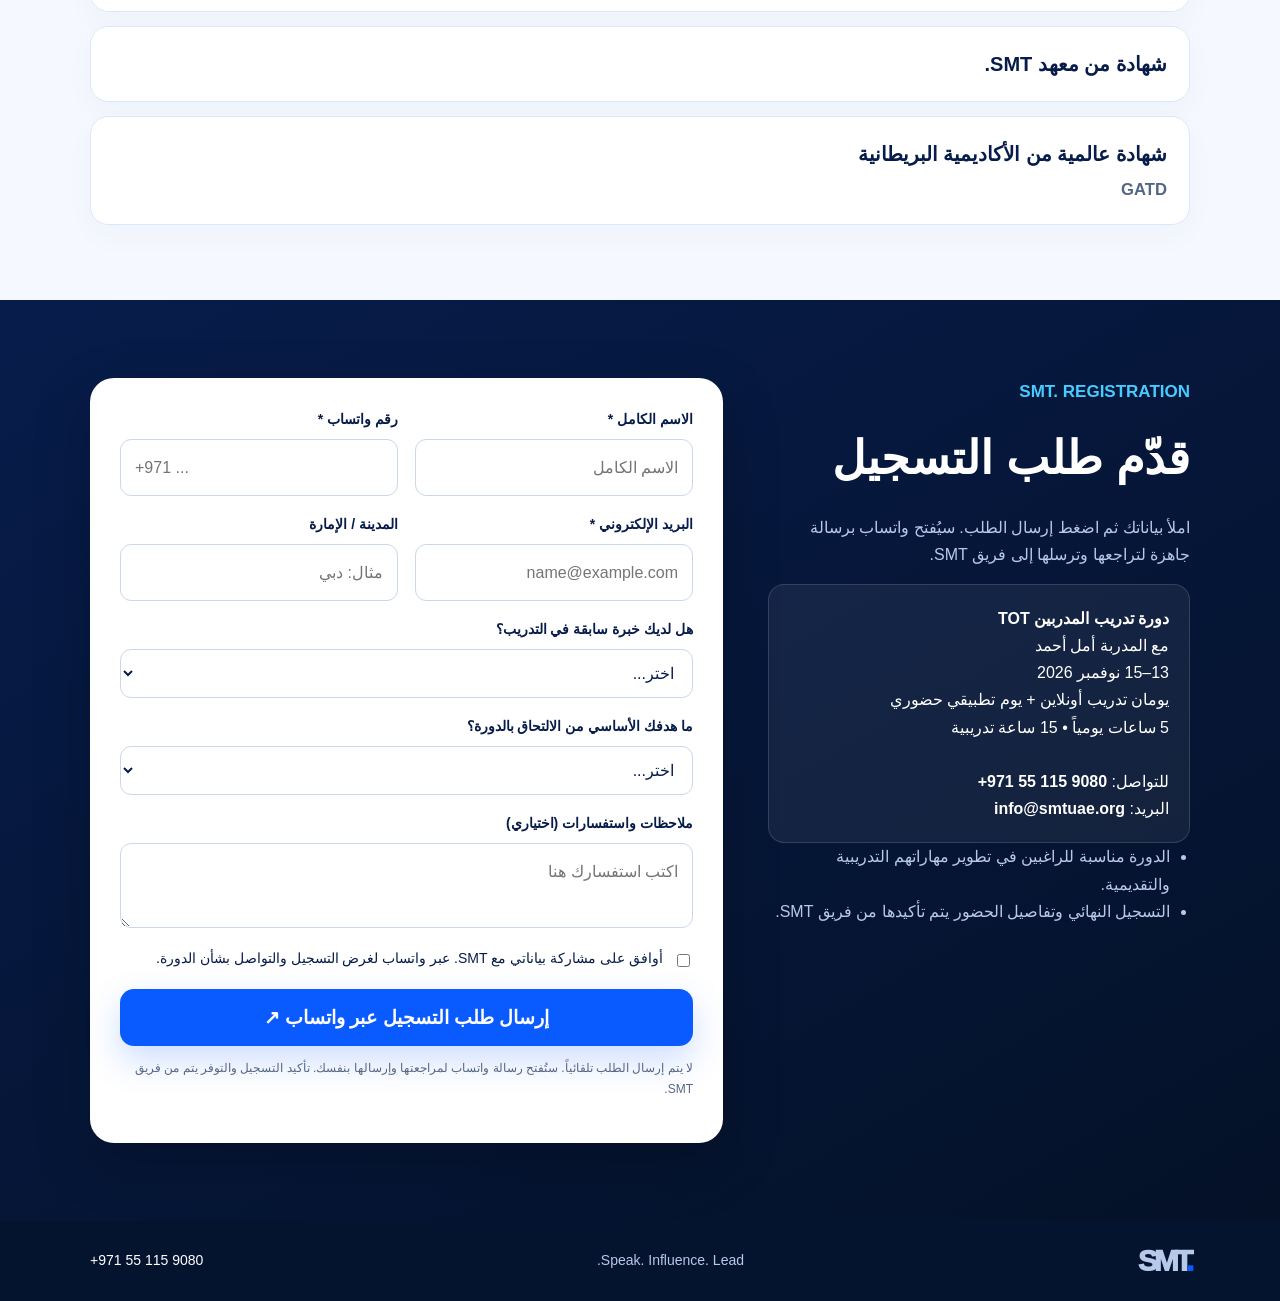
<file: registration/tot_amal_ahmad_registration.html>
<!doctype html><html lang="ar" dir="rtl"><head><meta charset="utf-8"><meta name="viewport" content="width=device-width,initial-scale=1"><meta name="theme-color" content="#071C4B"><meta name="description" content="التسجيل في دورة تدريب المدربين TOT مع المدربة أمل أحمد من SMT."><title>دورة تدريب المدربين TOT | SMT.</title><style>
:root{--navy:#071C4B;--dark:#04142f;--blue:#0A5BFF;--cyan:#48CBFF;--ice:#D6EBFF;--white:#fff;--muted:#b6c9e9}*{box-sizing:border-box}html{scroll-behavior:smooth}body{margin:0;font-family:Tahoma,'Segoe UI',Arial,sans-serif;background:var(--dark);color:white;line-height:1.7}a{text-decoration:none;color:inherit}.container{width:min(1100px,90%);margin:auto}.top{display:flex;justify-content:space-between;align-items:center;padding:25px 0;gap:16px}.logo{font-family:Arial,sans-serif;direction:ltr;display:inline-block;font-size:46px;line-height:1;font-weight:1000;letter-spacing:-4px}.logo span{color:var(--blue)}.top small{color:var(--muted);letter-spacing:1px}.hero{position:relative;overflow:hidden;background:radial-gradient(circle at 83% 17%,#0c387b 0,transparent 37%),linear-gradient(145deg,#071c4b,#041329 80%)}.hero::before{content:'';position:absolute;width:550px;height:550px;border:65px solid #0a5bff0e;border-radius:50%;top:-220px;left:-210px}.hero-inner{position:relative;padding:75px 0 90px;text-align:center}.eyebrow{color:var(--cyan);font-weight:800;font-size:17px}.hero h1{font-size:clamp(40px,7vw,90px);line-height:1.18;letter-spacing:-1px;margin:14px 0 15px}.lead{font-size:clamp(17px,2.4vw,22px);color:var(--muted);max-width:760px;margin:0 auto 24px}.pill{display:inline-flex;align-items:center;gap:8px;background:var(--blue);border-radius:100px;padding:8px 25px;font-weight:bold}.meta{display:grid;grid-template-columns:repeat(4,1fr);gap:14px;margin:45px 0}.meta article{background:#ffffff0a;border:1px solid #6aa4ff32;border-radius:18px;padding:18px}.meta .icon{display:block;color:var(--cyan);font-size:26px}.meta strong{display:block;font-size:20px}.meta small{color:var(--muted)}.cta{display:inline-block;background:var(--blue);border:0;color:white;padding:17px 40px;border-radius:14px;font-size:19px;font-weight:900;cursor:pointer;box-shadow:0 14px 35px #0a5bff35}.section{padding:75px 0;background:#f5f9ff;color:var(--navy)}.section h2{font-size:clamp(28px,4vw,43px);margin:0 0 12px}.sub{color:#536686;margin:0 0 30px}.topics{display:grid;grid-template-columns:repeat(2,1fr);gap:15px}.topic{display:flex;align-items:center;gap:14px;background:#fff;border:1px solid #dce8fa;border-radius:18px;padding:23px;font-size:21px;font-weight:800;box-shadow:0 10px 30px #071c4b08}.topic b{flex:0 0 42px;width:42px;height:42px;display:grid;place-items:center;border-radius:11px;background:#e8f2ff;color:var(--blue)}.certs{display:grid;grid-template-columns:1fr;gap:14px;margin-top:18px}.cert{background:#fff;border:1px solid #dce8fa;border-radius:18px;padding:20px 22px;box-shadow:0 10px 30px #071c4b08;font-size:20px;font-weight:700}.cert small{display:block;color:#536686;font-weight:600;margin-top:5px}.form-wrap{padding:78px 0;background:linear-gradient(150deg,#071c4b,#041127)}.form-grid{display:grid;grid-template-columns:.8fr 1.2fr;gap:45px;align-items:start}.form-grid h2{font-size:clamp(30px,4vw,46px);margin:12px 0}.form-grid p{color:var(--muted)}.note{padding:20px;border-radius:16px;background:#ffffff10;border:1px solid #ffffff22}.card{background:white;color:var(--navy);border-radius:24px;padding:30px;box-shadow:0 20px 60px #0003}.fields{display:grid;grid-template-columns:1fr 1fr;gap:17px}.field{display:flex;flex-direction:column;gap:7px}.full{grid-column:1/-1}label{font-size:14px;font-weight:700}input,select,textarea{font:inherit;outline:0;width:100%;border:1px solid #cbd8ea;border-radius:11px;padding:14px;background:white;color:var(--navy)}input:focus,select:focus,textarea:focus{border-color:var(--blue);box-shadow:0 0 0 3px #0a5bff20}textarea{resize:vertical;min-height:85px}.agree{display:flex;gap:10px;align-items:flex-start;margin:19px 0}.agree input{width:auto;margin-top:7px}.agree label{font-weight:400;line-height:1.6}.submit{width:100%}.fine{font-size:12px;color:#566784!important;line-height:1.8}.footer{display:flex;justify-content:space-between;align-items:center;gap:20px;flex-wrap:wrap;padding:25px 0;color:var(--muted);font-size:14px}.footer .logo{font-size:30px}.footer a{color:white}.inline-list{margin:0;padding-inline-start:20px;color:var(--muted)}@media(max-width:760px){.hero-inner{padding:55px 0 65px}.meta{grid-template-columns:1fr 1fr;margin:30px 0}.topics,.form-grid,.fields{grid-template-columns:1fr}.form-grid{gap:25px}.card{padding:22px}.top small{font-size:10px}.topic,.cert{font-size:18px}}@media(max-width:520px){.meta{grid-template-columns:1fr}}
</style></head>
<body><header class="hero"><div class="container"><nav class="top"><a href="#home" class="logo" aria-label="SMT">SMT<span>.</span></a><small>SPEAK. INFLUENCE. LEAD.</small></nav><div class="hero-inner" id="home"><div class="eyebrow">SMT. | دورة احترافية في التدريب والتيسير</div><h1>دورة تدريب المدربين TOT</h1><p class="lead">طوّر مهاراتك في الإلقاء، وتصميم المحتوى التدريبي، وإدارة التفاعل مع المتدربين، ضمن تجربة تدريبية مكثفة مع <strong>المدربة أمل أحمد</strong>.</p><div class="pill">التسجيل مفتوح • المقاعد محدودة</div><div class="meta"><article><span class="icon" aria-hidden="true">▦</span><strong>13–15 نوفمبر 2026</strong><small>تاريخ الدورة</small></article><article><span class="icon" aria-hidden="true">◷</span><strong>5 ساعات يومياً</strong><small>15 ساعة تدريبية</small></article><article><span class="icon" aria-hidden="true">▣</span><strong>يومان أونلاين + يوم حضوري</strong><small>نمط التدريب</small></article><article><span class="icon" aria-hidden="true">◉</span><strong>المدربة أمل أحمد</strong><small>مقدمة البرنامج</small></article></div><a href="#registration" class="cta">احجز مقعدك الآن ←</a></div></div></header>
<main><section class="section"><div class="container"><h2>ماذا ستتعلم في الدورة؟</h2><p class="sub">أبرز الفوائد والمحاور العملية في برنامج تدريب المدربين TOT.</p><div class="topics"><div class="topic"><b>01</b>الثقة في الإلقاء والتقديم</div><div class="topic"><b>02</b>تصميم محتوى تدريبي فعّال</div><div class="topic"><b>03</b>إدارة القاعة والتفاعل مع المتدربين</div><div class="topic"><b>04</b>التطبيق العملي وتطوير الأداء</div></div><h2 style="margin-top:48px">الشهادات التي ستحصل عليها</h2><p class="sub">بعد إتمام متطلبات البرنامج، يحصل المشارك على الشهادات التالية:</p><div class="certs"><div class="cert">شهادة محلية من هيئة المعرفة دبي <small>KHDA</small></div><div class="cert">شهادة من معهد SMT.</div><div class="cert">شهادة عالمية من الأكاديمية البريطانية <small>GATD</small></div></div></div></section>
<section id="registration" class="form-wrap"><div class="container form-grid"><div><div class="eyebrow">SMT. REGISTRATION</div><h2>قدّم طلب التسجيل</h2><p>املأ بياناتك ثم اضغط إرسال الطلب. سيُفتح واتساب برسالة جاهزة لتراجعها وترسلها إلى فريق SMT.</p><div class="note"><strong>دورة تدريب المدربين TOT</strong><br>مع المدربة أمل أحمد<br>13–15 نوفمبر 2026<br>يومان تدريب أونلاين + يوم تطبيقي حضوري<br>5 ساعات يومياً • 15 ساعة تدريبية<br><br>للتواصل: <b dir="ltr">+971 55 115 9080</b><br>البريد: <b dir="ltr">info@smtuae.org</b></div><ul class="inline-list"><li>الدورة مناسبة للراغبين في تطوير مهاراتهم التدريبية والتقديمية.</li><li>التسجيل النهائي وتفاصيل الحضور يتم تأكيدها من فريق SMT.</li></ul></div>
<form id="registrationForm" class="card"><div class="fields"><div class="field"><label for="fullName">الاسم الكامل *</label><input id="fullName" name="fullName" autocomplete="name" required maxlength="100" placeholder="الاسم الكامل"></div><div class="field"><label for="phone">رقم واتساب *</label><input id="phone" name="phone" type="tel" autocomplete="tel" inputmode="tel" required minlength="7" maxlength="25" placeholder="+971 ..."></div><div class="field"><label for="email">البريد الإلكتروني *</label><input id="email" name="email" type="email" autocomplete="email" required maxlength="150" placeholder="name@example.com"></div><div class="field"><label for="city">المدينة / الإمارة</label><input id="city" name="city" maxlength="80" placeholder="مثال: دبي"></div><div class="field full"><label for="experience">هل لديك خبرة سابقة في التدريب؟</label><select name="experience" id="experience"><option value="">اختر...</option><option>نعم، لدي خبرة سابقة</option><option>خبرة بسيطة</option><option>لا، هذه بدايتي</option></select></div><div class="field full"><label for="goal">ما هدفك الأساسي من الالتحاق بالدورة؟</label><select name="goal" id="goal"><option value="">اختر...</option><option>تطوير مهارات الإلقاء والتقديم</option><option>تعلم تصميم محتوى تدريبي فعّال</option><option>الاستعداد للعمل كمدرب</option><option>الحصول على الشهادات</option><option>تطوير الأداء العملي في التدريب</option></select></div><div class="field full"><label for="notes">ملاحظات واستفسارات (اختياري)</label><textarea id="notes" name="notes" maxlength="500" placeholder="اكتب استفسارك هنا"></textarea></div></div><div class="agree"><input type="checkbox" id="consent" required><label for="consent">أوافق على مشاركة بياناتي مع SMT. عبر واتساب لغرض التسجيل والتواصل بشأن الدورة.</label></div><button type="submit" class="cta submit">إرسال طلب التسجيل عبر واتساب ↗</button><p class="fine">لا يتم إرسال الطلب تلقائياً. ستُفتح رسالة واتساب لمراجعتها وإرسالها بنفسك. تأكيد التسجيل والتوفر يتم من فريق SMT.</p></form></div></section></main>
<footer class="container footer"><div class="logo">SMT<span>.</span></div><span>Speak. Influence. Lead.</span><a href="https://wa.me/971551159080" target="_blank" rel="noopener noreferrer" dir="ltr">+971 55 115 9080</a></footer>
<script>document.getElementById('registrationForm').addEventListener('submit',function(event){event.preventDefault();if(!this.reportValidity())return;const fd=new FormData(this);const msg=['السلام عليكم، أود تقديم طلب التسجيل / الاستفسار: دورة تدريب المدربين TOT','المدربة: أمل أحمد','التاريخ: 13–15 نوفمبر 2026',''];for(const [key,value] of fd.entries()){if(!String(value).trim())continue;const label=this.elements[key]?.closest('.field')?.querySelector('label')?.textContent?.replace(/\s*\*\s*$/,'')||key;msg.push(label+': '+String(value).trim());}msg.push('','أرجو تأكيد التفاصيل والتوفر وطريقة إتمام التسجيل.');window.location.href='https://wa.me/971551159080?text='+encodeURIComponent(msg.join('\n'));});</script></body></html>
</file>
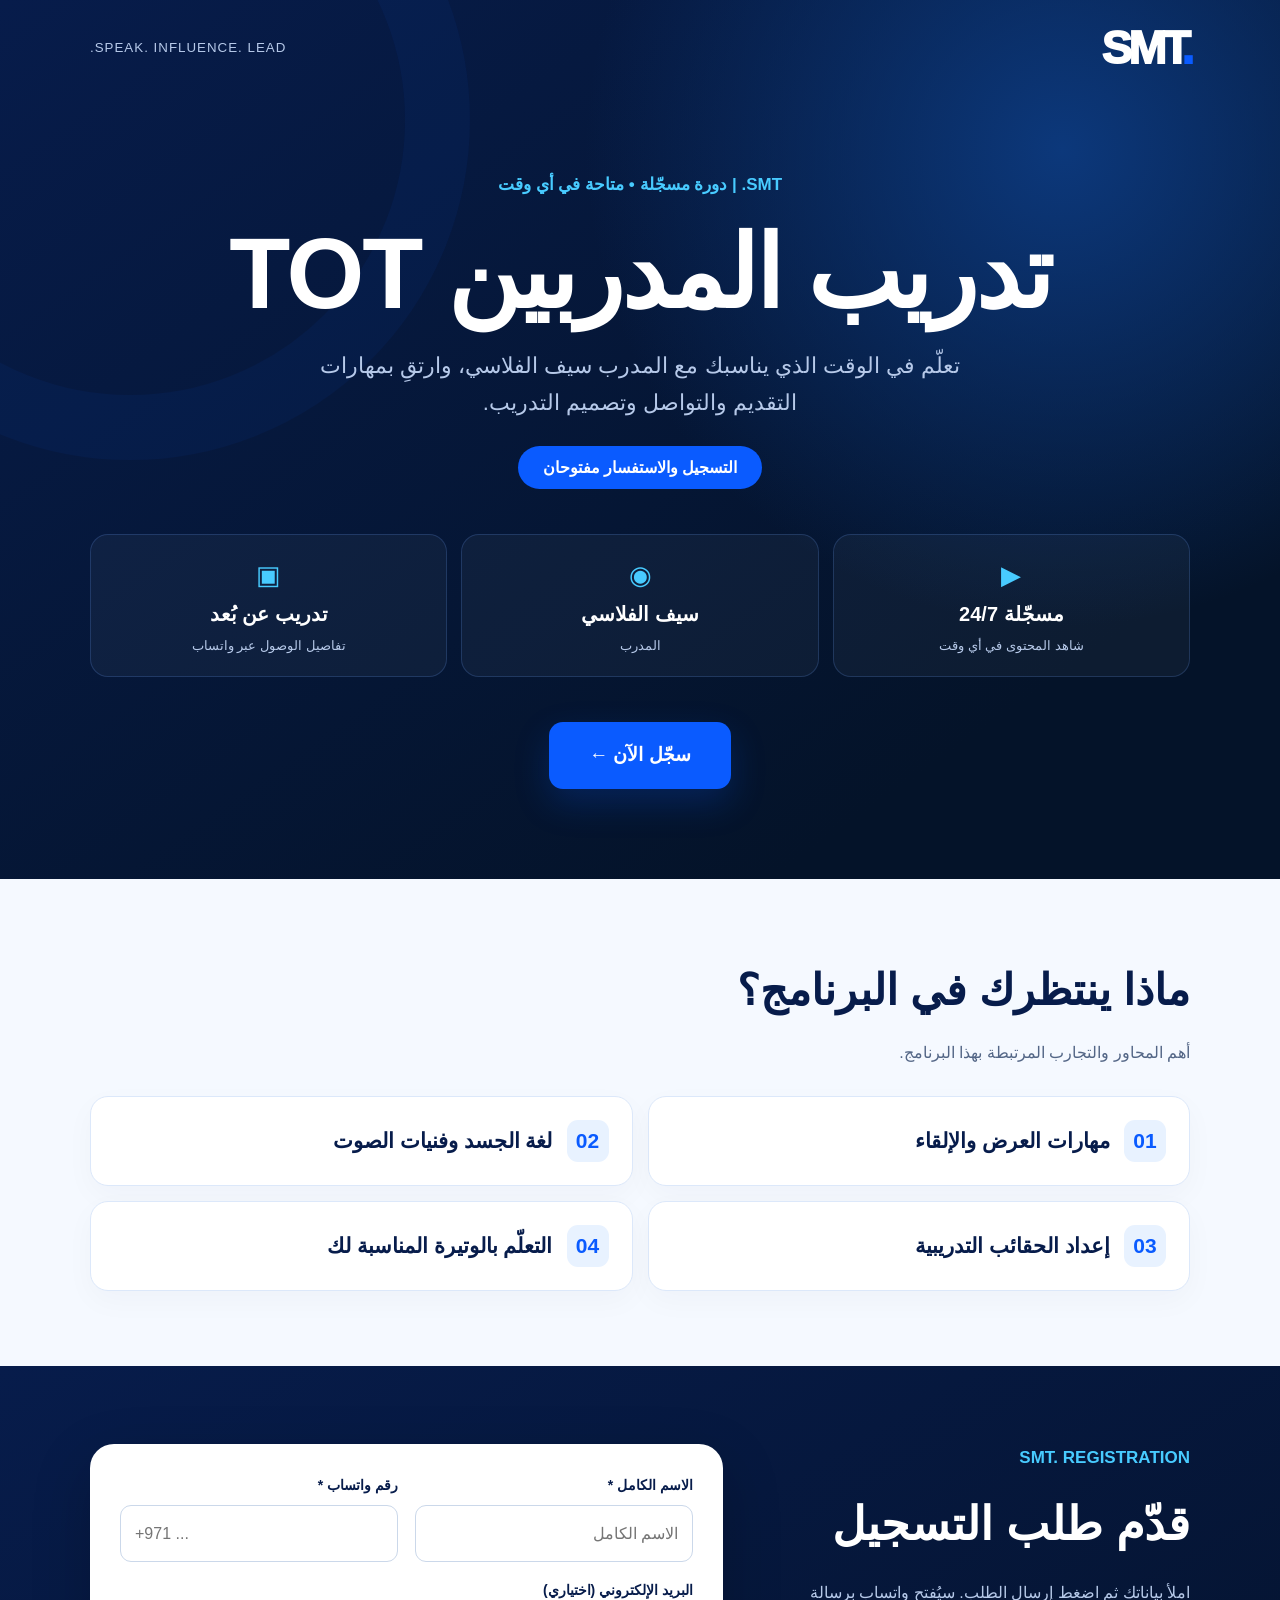
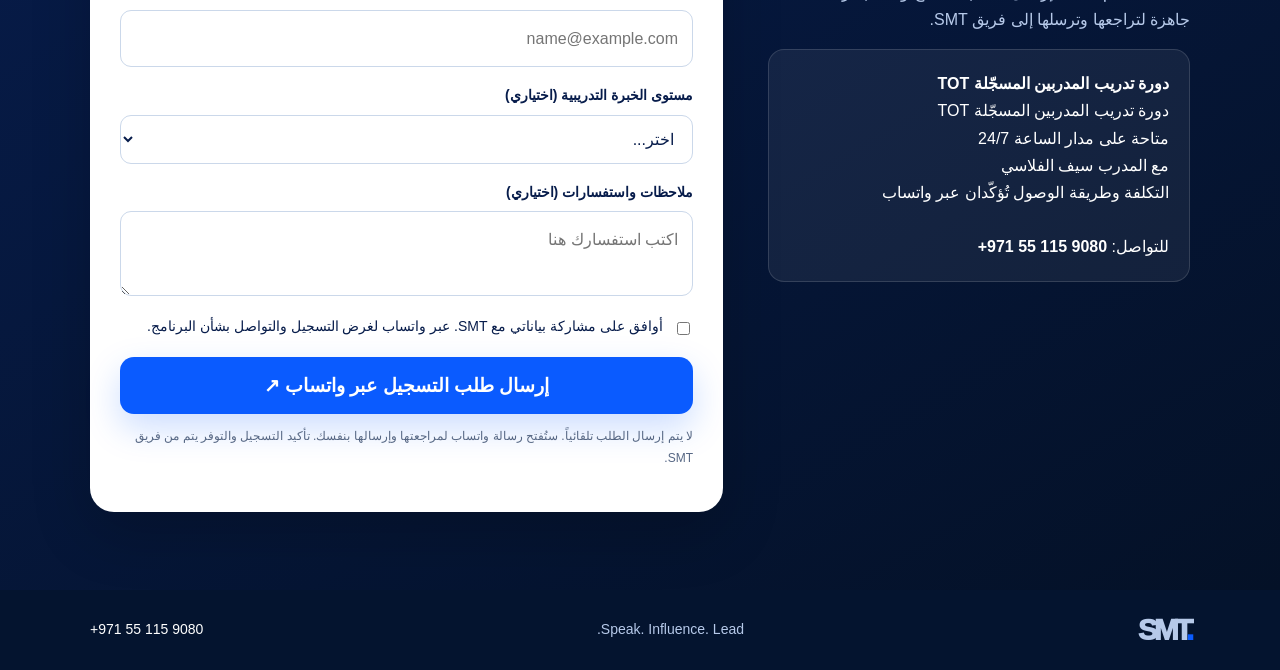
<file: registration/tot_recorded_registration.html>
<!doctype html><html lang="ar" dir="rtl"><head><meta charset="utf-8"><meta name="viewport" content="width=device-width,initial-scale=1"><meta name="theme-color" content="#071C4B"><meta name="description" content="التسجيل في دورة تدريب المدربين المسجّلة TOT من SMT."><title>دورة تدريب المدربين المسجّلة TOT | SMT.</title><style>
:root{--navy:#071C4B;--dark:#04142f;--blue:#0A5BFF;--cyan:#48CBFF;--ice:#D6EBFF;--white:#fff;--muted:#b6c9e9}*{box-sizing:border-box}html{scroll-behavior:smooth}body{margin:0;font-family:Tahoma,'Segoe UI',Arial,sans-serif;background:var(--dark);color:white;line-height:1.7}a{text-decoration:none;color:inherit}.container{width:min(1100px,90%);margin:auto}.top{display:flex;justify-content:space-between;align-items:center;padding:25px 0;gap:16px}.logo{font-family:Arial,sans-serif;direction:ltr;display:inline-block;font-size:46px;line-height:1;font-weight:1000;letter-spacing:-4px}.logo span{color:var(--blue)}.top small{color:var(--muted);letter-spacing:1px}.hero{position:relative;overflow:hidden;background:radial-gradient(circle at 83% 17%,#0c387b 0,transparent 37%),linear-gradient(145deg,#071c4b,#041329 80%)}.hero::before{content:'';position:absolute;width:550px;height:550px;border:65px solid #0a5bff0e;border-radius:50%;top:-220px;left:-210px}.hero-inner{position:relative;padding:75px 0 90px;text-align:center}.eyebrow{color:var(--cyan);font-weight:800;font-size:17px}.hero h1{font-size:clamp(49px,8vw,100px);line-height:1.18;letter-spacing:-2px;margin:14px 0 15px}.lead{font-size:clamp(17px,2.4vw,22px);color:var(--muted);max-width:700px;margin:0 auto 24px}.pill{display:inline-flex;align-items:center;gap:8px;background:var(--blue);border-radius:100px;padding:8px 25px;font-weight:bold}.meta{display:grid;grid-template-columns:repeat(3,1fr);gap:14px;margin:45px 0}.meta article{background:#ffffff0a;border:1px solid #6aa4ff32;border-radius:18px;padding:18px}.meta .icon{display:block;color:var(--cyan);font-size:26px}.meta strong{display:block;font-size:20px}.meta small{color:var(--muted)}.cta{display:inline-block;background:var(--blue);border:0;color:white;padding:17px 40px;border-radius:14px;font-size:19px;font-weight:900;cursor:pointer;box-shadow:0 14px 35px #0a5bff35}.section{padding:75px 0;background:#f5f9ff;color:var(--navy)}.section h2{font-size:clamp(28px,4vw,43px);margin:0 0 12px}.sub{color:#536686;margin:0 0 30px}.topics{display:grid;grid-template-columns:repeat(2,1fr);gap:15px}.topic{display:flex;align-items:center;gap:14px;background:#fff;border:1px solid #dce8fa;border-radius:18px;padding:23px;font-size:21px;font-weight:800;box-shadow:0 10px 30px #071c4b08}.topic b{flex:0 0 42px;width:42px;height:42px;display:grid;place-items:center;border-radius:11px;background:#e8f2ff;color:var(--blue)}.form-wrap{padding:78px 0;background:linear-gradient(150deg,#071c4b,#041127)}.form-grid{display:grid;grid-template-columns:.8fr 1.2fr;gap:45px;align-items:start}.form-grid h2{font-size:clamp(30px,4vw,46px);margin:12px 0}.form-grid p{color:var(--muted)}.note{padding:20px;border-radius:16px;background:#ffffff10;border:1px solid #ffffff22}.card{background:white;color:var(--navy);border-radius:24px;padding:30px;box-shadow:0 20px 60px #0003}.fields{display:grid;grid-template-columns:1fr 1fr;gap:17px}.field{display:flex;flex-direction:column;gap:7px}.full{grid-column:1/-1}label{font-size:14px;font-weight:700}input,select,textarea{font:inherit;outline:0;width:100%;border:1px solid #cbd8ea;border-radius:11px;padding:14px;background:white;color:var(--navy)}input:focus,select:focus,textarea:focus{border-color:var(--blue);box-shadow:0 0 0 3px #0a5bff20}textarea{resize:vertical;min-height:85px}.agree{display:flex;gap:10px;align-items:flex-start;margin:19px 0}.agree input{width:auto;margin-top:7px}.agree label{font-weight:400;line-height:1.6}.submit{width:100%}.fine{font-size:12px;color:#566784!important;line-height:1.8}.footer{display:flex;justify-content:space-between;align-items:center;gap:20px;flex-wrap:wrap;padding:25px 0;color:var(--muted);font-size:14px}.footer .logo{font-size:30px}.footer a{color:white}@media(max-width:760px){.hero-inner{padding:55px 0 65px}.meta{grid-template-columns:1fr;margin:30px 0}.topics,.form-grid,.fields{grid-template-columns:1fr}.form-grid{gap:25px}.card{padding:22px}.top small{font-size:10px}.topic{font-size:18px}}
</style></head>
<body><header class="hero"><div class="container"><nav class="top"><a href="#home" class="logo" aria-label="SMT">SMT<span>.</span></a><small>SPEAK. INFLUENCE. LEAD.</small></nav><div class="hero-inner" id="home"><div class="eyebrow">SMT. | دورة مسجّلة • متاحة في أي وقت</div><h1>تدريب المدربين TOT</h1><p class="lead">تعلّم في الوقت الذي يناسبك مع المدرب سيف الفلاسي، وارتقِ بمهارات التقديم والتواصل وتصميم التدريب.</p><div class="pill">التسجيل والاستفسار مفتوحان</div><div class="meta"><article><span class="icon" aria-hidden="true">▶</span><strong>مسجّلة 24/7</strong><small>شاهد المحتوى في أي وقت</small></article><article><span class="icon" aria-hidden="true">◉</span><strong>سيف الفلاسي</strong><small>المدرب</small></article><article><span class="icon" aria-hidden="true">▣</span><strong>تدريب عن بُعد</strong><small>تفاصيل الوصول عبر واتساب</small></article></div><a href="#registration" class="cta">سجّل الآن ←</a></div></div></header>
<main><section class="section"><div class="container"><h2>ماذا ينتظرك في البرنامج؟</h2><p class="sub">أهم المحاور والتجارب المرتبطة بهذا البرنامج.</p><div class="topics"><div class="topic"><b>01</b>مهارات العرض والإلقاء</div><div class="topic"><b>02</b>لغة الجسد وفنيات الصوت</div><div class="topic"><b>03</b>إعداد الحقائب التدريبية</div><div class="topic"><b>04</b>التعلّم بالوتيرة المناسبة لك</div></div></div></section>
<section id="registration" class="form-wrap"><div class="container form-grid"><div><div class="eyebrow">SMT. REGISTRATION</div><h2>قدّم طلب التسجيل</h2><p>املأ بياناتك ثم اضغط إرسال الطلب. سيُفتح واتساب برسالة جاهزة لتراجعها وترسلها إلى فريق SMT.</p><div class="note"><strong>دورة تدريب المدربين المسجّلة TOT</strong><br>دورة تدريب المدربين المسجّلة TOT<br>متاحة على مدار الساعة 24/7<br>مع المدرب سيف الفلاسي<br>التكلفة وطريقة الوصول تُؤكّدان عبر واتساب<br><br>للتواصل: <b dir="ltr">+971 55 115 9080</b></div></div>
<form id="registrationForm" class="card"><div class="fields"><div class="field"><label for="fullName">الاسم الكامل *</label><input id="fullName" name="fullName" autocomplete="name" required maxlength="100" placeholder="الاسم الكامل"></div><div class="field"><label for="phone">رقم واتساب *</label><input id="phone" name="phone" type="tel" autocomplete="tel" inputmode="tel" required minlength="7" maxlength="25" placeholder="+971 ..."></div><div class="field full"><label for="email">البريد الإلكتروني (اختياري)</label><input id="email" name="email" type="email" autocomplete="email" maxlength="150" placeholder="name@example.com"></div><div class="field full"><label for="experience">مستوى الخبرة التدريبية (اختياري)</label><select name="experience" id="experience"><option value="">اختر...</option><option>مبتدئ</option><option>لدي خبرة بسيطة</option><option>مدرب ذو خبرة</option></select></div><div class="field full"><label for="notes">ملاحظات واستفسارات (اختياري)</label><textarea id="notes" name="notes" maxlength="500" placeholder="اكتب استفسارك هنا"></textarea></div></div><div class="agree"><input type="checkbox" id="consent" required><label for="consent">أوافق على مشاركة بياناتي مع SMT. عبر واتساب لغرض التسجيل والتواصل بشأن البرنامج.</label></div><button type="submit" class="cta submit">إرسال طلب التسجيل عبر واتساب ↗</button><p class="fine">لا يتم إرسال الطلب تلقائياً. ستُفتح رسالة واتساب لمراجعتها وإرسالها بنفسك. تأكيد التسجيل والتوفر يتم من فريق SMT.</p></form></div></section></main>
<footer class="container footer"><div class="logo">SMT<span>.</span></div><span>Speak. Influence. Lead.</span><a href="https://wa.me/971551159080" target="_blank" rel="noopener noreferrer" dir="ltr">+971 55 115 9080</a></footer>
<script>document.getElementById('registrationForm').addEventListener('submit',function(event){event.preventDefault();if(!this.reportValidity())return;const fd=new FormData(this);const msg=['السلام عليكم، أود تقديم طلب التسجيل / الاستفسار: دورة تدريب المدربين المسجّلة TOT',''];for(const [key,value] of fd.entries()){if(!String(value).trim())continue;const label=this.elements[key]?.closest('.field')?.querySelector('label')?.textContent?.replace(/\s*\*\s*$/,'')||key;msg.push(label+': '+String(value).trim());}msg.push('','أرجو تأكيد التفاصيل والتوفر وطريقة إتمام التسجيل.');window.location.href='https://wa.me/971551159080?text='+encodeURIComponent(msg.join('\n'));});</script></body></html>
</file>
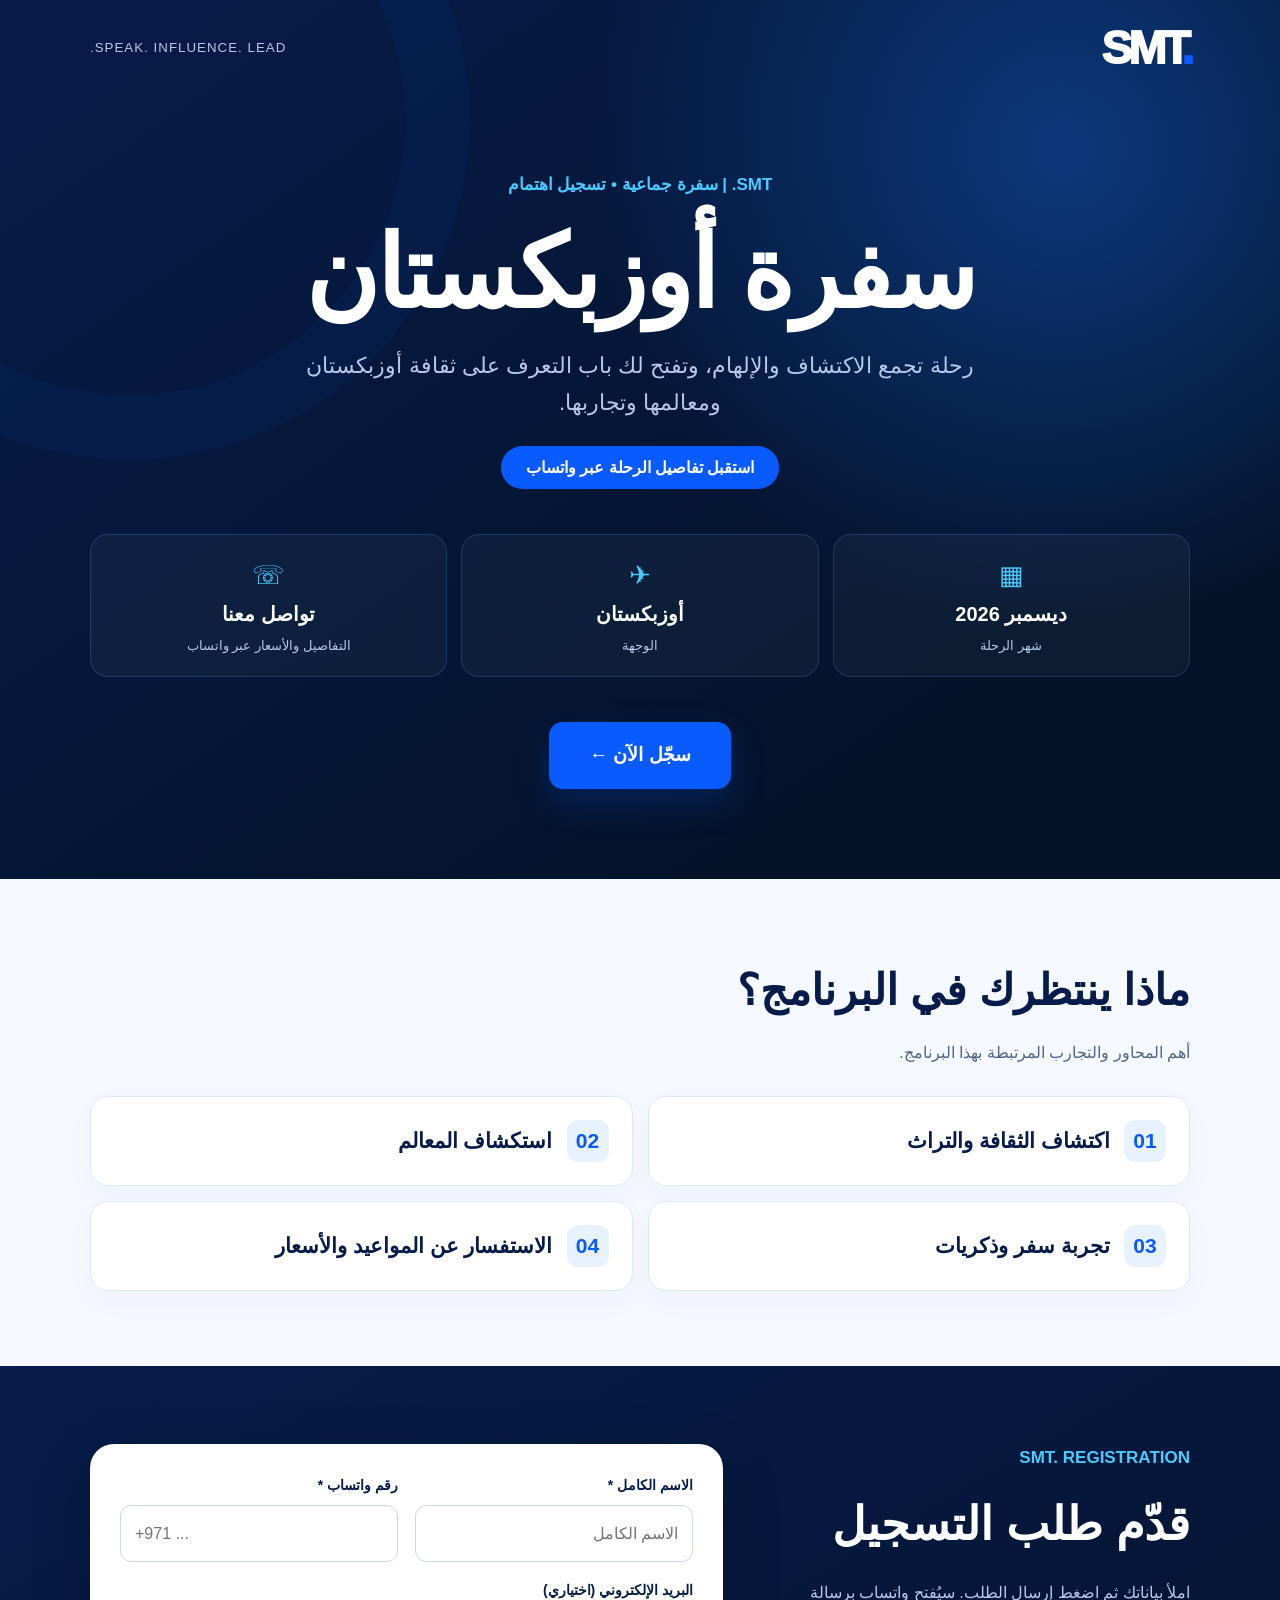
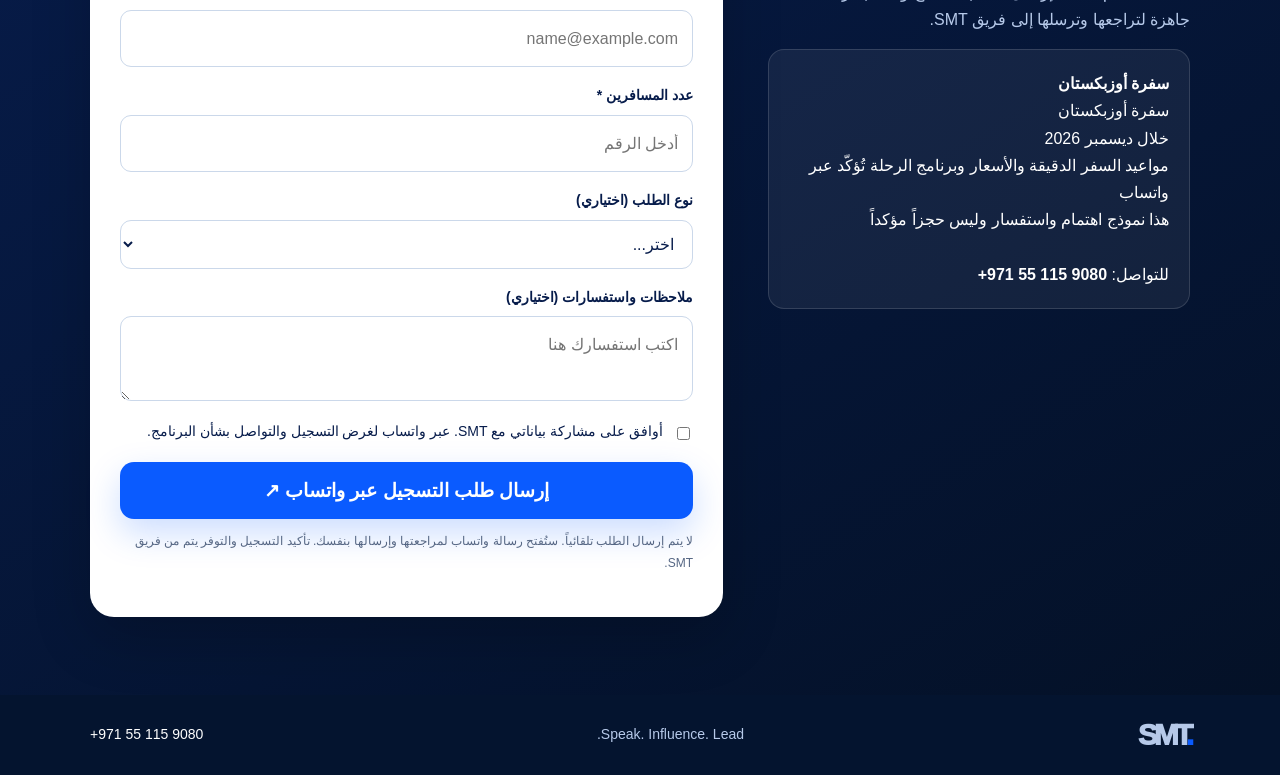
<file: registration/uzbekistan_trip_registration.html>
<!doctype html><html lang="ar" dir="rtl"><head><meta charset="utf-8"><meta name="viewport" content="width=device-width,initial-scale=1"><meta name="theme-color" content="#071C4B"><meta name="description" content="التسجيل في سفرة أوزبكستان من SMT."><title>سفرة أوزبكستان | SMT.</title><style>
:root{--navy:#071C4B;--dark:#04142f;--blue:#0A5BFF;--cyan:#48CBFF;--ice:#D6EBFF;--white:#fff;--muted:#b6c9e9}*{box-sizing:border-box}html{scroll-behavior:smooth}body{margin:0;font-family:Tahoma,'Segoe UI',Arial,sans-serif;background:var(--dark);color:white;line-height:1.7}a{text-decoration:none;color:inherit}.container{width:min(1100px,90%);margin:auto}.top{display:flex;justify-content:space-between;align-items:center;padding:25px 0;gap:16px}.logo{font-family:Arial,sans-serif;direction:ltr;display:inline-block;font-size:46px;line-height:1;font-weight:1000;letter-spacing:-4px}.logo span{color:var(--blue)}.top small{color:var(--muted);letter-spacing:1px}.hero{position:relative;overflow:hidden;background:radial-gradient(circle at 83% 17%,#0c387b 0,transparent 37%),linear-gradient(145deg,#071c4b,#041329 80%)}.hero::before{content:'';position:absolute;width:550px;height:550px;border:65px solid #0a5bff0e;border-radius:50%;top:-220px;left:-210px}.hero-inner{position:relative;padding:75px 0 90px;text-align:center}.eyebrow{color:var(--cyan);font-weight:800;font-size:17px}.hero h1{font-size:clamp(49px,8vw,100px);line-height:1.18;letter-spacing:-2px;margin:14px 0 15px}.lead{font-size:clamp(17px,2.4vw,22px);color:var(--muted);max-width:700px;margin:0 auto 24px}.pill{display:inline-flex;align-items:center;gap:8px;background:var(--blue);border-radius:100px;padding:8px 25px;font-weight:bold}.meta{display:grid;grid-template-columns:repeat(3,1fr);gap:14px;margin:45px 0}.meta article{background:#ffffff0a;border:1px solid #6aa4ff32;border-radius:18px;padding:18px}.meta .icon{display:block;color:var(--cyan);font-size:26px}.meta strong{display:block;font-size:20px}.meta small{color:var(--muted)}.cta{display:inline-block;background:var(--blue);border:0;color:white;padding:17px 40px;border-radius:14px;font-size:19px;font-weight:900;cursor:pointer;box-shadow:0 14px 35px #0a5bff35}.section{padding:75px 0;background:#f5f9ff;color:var(--navy)}.section h2{font-size:clamp(28px,4vw,43px);margin:0 0 12px}.sub{color:#536686;margin:0 0 30px}.topics{display:grid;grid-template-columns:repeat(2,1fr);gap:15px}.topic{display:flex;align-items:center;gap:14px;background:#fff;border:1px solid #dce8fa;border-radius:18px;padding:23px;font-size:21px;font-weight:800;box-shadow:0 10px 30px #071c4b08}.topic b{flex:0 0 42px;width:42px;height:42px;display:grid;place-items:center;border-radius:11px;background:#e8f2ff;color:var(--blue)}.form-wrap{padding:78px 0;background:linear-gradient(150deg,#071c4b,#041127)}.form-grid{display:grid;grid-template-columns:.8fr 1.2fr;gap:45px;align-items:start}.form-grid h2{font-size:clamp(30px,4vw,46px);margin:12px 0}.form-grid p{color:var(--muted)}.note{padding:20px;border-radius:16px;background:#ffffff10;border:1px solid #ffffff22}.card{background:white;color:var(--navy);border-radius:24px;padding:30px;box-shadow:0 20px 60px #0003}.fields{display:grid;grid-template-columns:1fr 1fr;gap:17px}.field{display:flex;flex-direction:column;gap:7px}.full{grid-column:1/-1}label{font-size:14px;font-weight:700}input,select,textarea{font:inherit;outline:0;width:100%;border:1px solid #cbd8ea;border-radius:11px;padding:14px;background:white;color:var(--navy)}input:focus,select:focus,textarea:focus{border-color:var(--blue);box-shadow:0 0 0 3px #0a5bff20}textarea{resize:vertical;min-height:85px}.agree{display:flex;gap:10px;align-items:flex-start;margin:19px 0}.agree input{width:auto;margin-top:7px}.agree label{font-weight:400;line-height:1.6}.submit{width:100%}.fine{font-size:12px;color:#566784!important;line-height:1.8}.footer{display:flex;justify-content:space-between;align-items:center;gap:20px;flex-wrap:wrap;padding:25px 0;color:var(--muted);font-size:14px}.footer .logo{font-size:30px}.footer a{color:white}@media(max-width:760px){.hero-inner{padding:55px 0 65px}.meta{grid-template-columns:1fr;margin:30px 0}.topics,.form-grid,.fields{grid-template-columns:1fr}.form-grid{gap:25px}.card{padding:22px}.top small{font-size:10px}.topic{font-size:18px}}
</style></head>
<body><header class="hero"><div class="container"><nav class="top"><a href="#home" class="logo" aria-label="SMT">SMT<span>.</span></a><small>SPEAK. INFLUENCE. LEAD.</small></nav><div class="hero-inner" id="home"><div class="eyebrow">SMT. | سفرة جماعية • تسجيل اهتمام</div><h1>سفرة أوزبكستان</h1><p class="lead">رحلة تجمع الاكتشاف والإلهام، وتفتح لك باب التعرف على ثقافة أوزبكستان ومعالمها وتجاربها.</p><div class="pill">استقبل تفاصيل الرحلة عبر واتساب</div><div class="meta"><article><span class="icon" aria-hidden="true">▦</span><strong>ديسمبر 2026</strong><small>شهر الرحلة</small></article><article><span class="icon" aria-hidden="true">✈</span><strong>أوزبكستان</strong><small>الوجهة</small></article><article><span class="icon" aria-hidden="true">☏</span><strong>تواصل معنا</strong><small>التفاصيل والأسعار عبر واتساب</small></article></div><a href="#registration" class="cta">سجّل الآن ←</a></div></div></header>
<main><section class="section"><div class="container"><h2>ماذا ينتظرك في البرنامج؟</h2><p class="sub">أهم المحاور والتجارب المرتبطة بهذا البرنامج.</p><div class="topics"><div class="topic"><b>01</b>اكتشاف الثقافة والتراث</div><div class="topic"><b>02</b>استكشاف المعالم</div><div class="topic"><b>03</b>تجربة سفر وذكريات</div><div class="topic"><b>04</b>الاستفسار عن المواعيد والأسعار</div></div></div></section>
<section id="registration" class="form-wrap"><div class="container form-grid"><div><div class="eyebrow">SMT. REGISTRATION</div><h2>قدّم طلب التسجيل</h2><p>املأ بياناتك ثم اضغط إرسال الطلب. سيُفتح واتساب برسالة جاهزة لتراجعها وترسلها إلى فريق SMT.</p><div class="note"><strong>سفرة أوزبكستان</strong><br>سفرة أوزبكستان<br>خلال ديسمبر 2026<br>مواعيد السفر الدقيقة والأسعار وبرنامج الرحلة تُؤكّد عبر واتساب<br>هذا نموذج اهتمام واستفسار وليس حجزاً مؤكداً<br><br>للتواصل: <b dir="ltr">+971 55 115 9080</b></div></div>
<form id="registrationForm" class="card"><div class="fields"><div class="field"><label for="fullName">الاسم الكامل *</label><input id="fullName" name="fullName" autocomplete="name" required maxlength="100" placeholder="الاسم الكامل"></div><div class="field"><label for="phone">رقم واتساب *</label><input id="phone" name="phone" type="tel" autocomplete="tel" inputmode="tel" required minlength="7" maxlength="25" placeholder="+971 ..."></div><div class="field full"><label for="email">البريد الإلكتروني (اختياري)</label><input id="email" name="email" type="email" autocomplete="email" maxlength="150" placeholder="name@example.com"></div><div class="field full"><label for="travelers">عدد المسافرين *</label><input name="travelers" id="travelers" type="number" min="1" max="120" inputmode="numeric" required placeholder="أدخل الرقم"></div><div class="field full"><label for="request">نوع الطلب (اختياري)</label><select name="request" id="request"><option value="">اختر...</option><option>أرغب في الحجز</option><option>أود معرفة الأسعار</option><option>أود معرفة جدول الرحلة</option></select></div><div class="field full"><label for="notes">ملاحظات واستفسارات (اختياري)</label><textarea id="notes" name="notes" maxlength="500" placeholder="اكتب استفسارك هنا"></textarea></div></div><div class="agree"><input type="checkbox" id="consent" required><label for="consent">أوافق على مشاركة بياناتي مع SMT. عبر واتساب لغرض التسجيل والتواصل بشأن البرنامج.</label></div><button type="submit" class="cta submit">إرسال طلب التسجيل عبر واتساب ↗</button><p class="fine">لا يتم إرسال الطلب تلقائياً. ستُفتح رسالة واتساب لمراجعتها وإرسالها بنفسك. تأكيد التسجيل والتوفر يتم من فريق SMT.</p></form></div></section></main>
<footer class="container footer"><div class="logo">SMT<span>.</span></div><span>Speak. Influence. Lead.</span><a href="https://wa.me/971551159080" target="_blank" rel="noopener noreferrer" dir="ltr">+971 55 115 9080</a></footer>
<script>document.getElementById('registrationForm').addEventListener('submit',function(event){event.preventDefault();if(!this.reportValidity())return;const fd=new FormData(this);const msg=['السلام عليكم، أود تقديم طلب التسجيل / الاستفسار: سفرة أوزبكستان',''];for(const [key,value] of fd.entries()){if(!String(value).trim())continue;const label=this.elements[key]?.closest('.field')?.querySelector('label')?.textContent?.replace(/\s*\*\s*$/,'')||key;msg.push(label+': '+String(value).trim());}msg.push('','أرجو تأكيد التفاصيل والتوفر وطريقة إتمام التسجيل.');window.location.href='https://wa.me/971551159080?text='+encodeURIComponent(msg.join('\n'));});</script></body></html>
</file>
<file: assets/styles.css>
:root{--navy:#071c4b;--ink:#04142f;--blue:#0a5bff;--cyan:#48cbff;--ice:#d6ebff;--muted:#b2c8e9;--white:#fff;--line:rgba(117,171,255,.25)}
*{box-sizing:border-box}html{scroll-behavior:smooth}body{margin:0;direction:rtl;font-family:Tahoma,"Segoe UI",Arial,sans-serif;background:#f5f9ff;color:var(--navy);line-height:1.6}a{color:inherit;text-decoration:none}button{font:inherit}img{display:block;max-width:100%}.wrap{width:min(1200px,92%);margin:auto}.top{background:#061633;color:#fff;border-bottom:1px solid #244476}.top .wrap{display:flex;align-items:center;justify-content:space-between;gap:22px;min-height:78px}.logo{font-family:Arial,sans-serif;font-size:42px;font-weight:1000;letter-spacing:-4px;direction:ltr;white-space:nowrap}.logo span{color:var(--blue)}.nav{display:flex;align-items:center;flex-wrap:wrap;gap:22px;font-weight:bold;font-size:14px}.nav a:hover,.nav a:focus-visible{color:var(--cyan)}.nav .nav-cta{background:var(--blue);color:white;padding:10px 18px;border-radius:12px}.hero{color:white;background:radial-gradient(circle at 80% 20%,#184c9b66,transparent 43%),linear-gradient(115deg,#06152e,#071c4b 65%,#0b3272);overflow:hidden}.hero-inner{display:grid;grid-template-columns:1.1fr .9fr;align-items:center;min-height:450px;gap:34px;padding:55px 0}.eyebrow{color:#70d8ff;font-weight:bold;letter-spacing:.4px}.hero h1{font-size:clamp(35px,5.4vw,70px);line-height:1.22;margin:14px 0 20px}.hero h1 span{color:var(--cyan)}.hero p{color:#d6e6ff;font-size:clamp(16px,1.8vw,21px);max-width:650px}.actions{display:flex;gap:12px;flex-wrap:wrap;margin-top:26px}.btn{display:inline-flex;align-items:center;justify-content:center;gap:8px;border-radius:13px;border:1px solid #5ca9ff;padding:12px 22px;min-height:49px;font-weight:800;transition:transform .2s,background .2s;cursor:pointer}.btn:hover{transform:translateY(-2px)}.primary{background:var(--blue);color:#fff;border-color:var(--blue)}.secondary{color:#fff;background:#ffffff10}.hero-image{border:1px solid #5f98e866;box-shadow:0 18px 60px #0005;border-radius:22px;overflow:hidden;aspect-ratio:16/10}.hero-image img{width:100%;height:100%;object-fit:cover}.statbar{display:flex;flex-wrap:wrap;gap:8px;margin-top:23px}.statbar span{border:1px solid #5c97dd5e;border-radius:40px;padding:6px 12px;color:#cae5ff;font-size:13px}.section{padding:62px 0}.section-head{display:flex;justify-content:space-between;align-items:end;gap:15px;margin-bottom:25px}.section-head h2{font-size:clamp(28px,3vw,40px);margin:0}.section-head p{color:#557095;margin:6px 0 0}.filters{display:flex;flex-wrap:wrap;gap:8px;margin:4px 0 28px}.chip{border:1px solid #cfddf3;background:#fff;color:var(--navy);border-radius:35px;padding:8px 16px;font-size:14px;font-weight:bold;cursor:pointer}.chip[aria-pressed="true"]{background:var(--blue);color:white;border-color:var(--blue)}.grid{display:grid;grid-template-columns:repeat(3,minmax(0,1fr));gap:19px}.program{border:1px solid #d6e3f6;background:#fff;border-radius:19px;overflow:hidden;box-shadow:0 10px 38px #071c4b0e;display:flex;flex-direction:column;transition:transform .2s,box-shadow .2s}.program:hover{transform:translateY(-5px);box-shadow:0 20px 44px #071c4b1e}.program .thumb{aspect-ratio:16/10;background:var(--navy);overflow:hidden}.program img{width:100%;height:100%;object-fit:cover;transition:transform .3s}.program:hover img{transform:scale(1.035)}.program-body{padding:18px 19px 21px;display:flex;flex-direction:column;flex:1;gap:7px}.tag{color:#0757cd;font-size:12px;font-weight:bold}.program h3{font-size:20px;margin:2px 0 0;line-height:1.4}.program p{font-size:14px;color:#596c87;margin:0 0 10px;flex:1}.program .card-link{display:inline-flex;align-items:center;gap:7px;color:#0757d6;font-size:15px;font-weight:900}.program a:focus-visible,.btn:focus-visible,.chip:focus-visible{outline:3px solid var(--cyan);outline-offset:3px}.corp{background:linear-gradient(115deg,#06152e,#0c3477);color:white;padding:52px 0}.corp-wrap{display:grid;grid-template-columns:1fr 1fr;gap:28px;align-items:center}.corp h2{font-size:clamp(28px,3.8vw,46px);line-height:1.3;margin:10px 0}.corp p{color:#d4e5ff}.corp-image{border-radius:18px;overflow:hidden;border:1px solid #6ea5fa80}.corp-image img{width:100%;aspect-ratio:16/10;object-fit:cover}.benefits{display:flex;gap:8px;flex-wrap:wrap;margin:18px 0}.benefits span{background:#ffffff12;border:1px solid #ffffff27;padding:7px 12px;border-radius:9px;font-size:13px}.footer{background:#041129;color:#bdd2f4;padding:26px 0}.footer .wrap{display:flex;justify-content:space-between;flex-wrap:wrap;align-items:center;gap:14px}.footer a{text-decoration:underline;text-underline-offset:4px}.contact{display:flex;gap:15px;flex-wrap:wrap}.sr-only{position:absolute;width:1px;height:1px;padding:0;margin:-1px;overflow:hidden;clip:rect(0,0,0,0);white-space:nowrap;border:0}[hidden]{display:none!important}
@media(max-width:950px){.grid{grid-template-columns:repeat(2,minmax(0,1fr))}.hero-inner,.corp-wrap{grid-template-columns:1fr}.hero-inner{padding:38px 0}.hero-image{max-height:350px}.top .wrap{padding:12px 0;align-items:flex-start}.nav{justify-content:flex-start;gap:10px}.nav a{font-size:12px}.logo{font-size:36px}}
@media(max-width:620px){.grid{grid-template-columns:1fr}.section{padding:40px 0}.hero h1{font-size:39px}.top .wrap{flex-direction:column}.nav{gap:12px}.hero-image{aspect-ratio:16/10}.section-head{display:block}.actions .btn{flex:1}.program h3{font-size:18px}}
</file>
